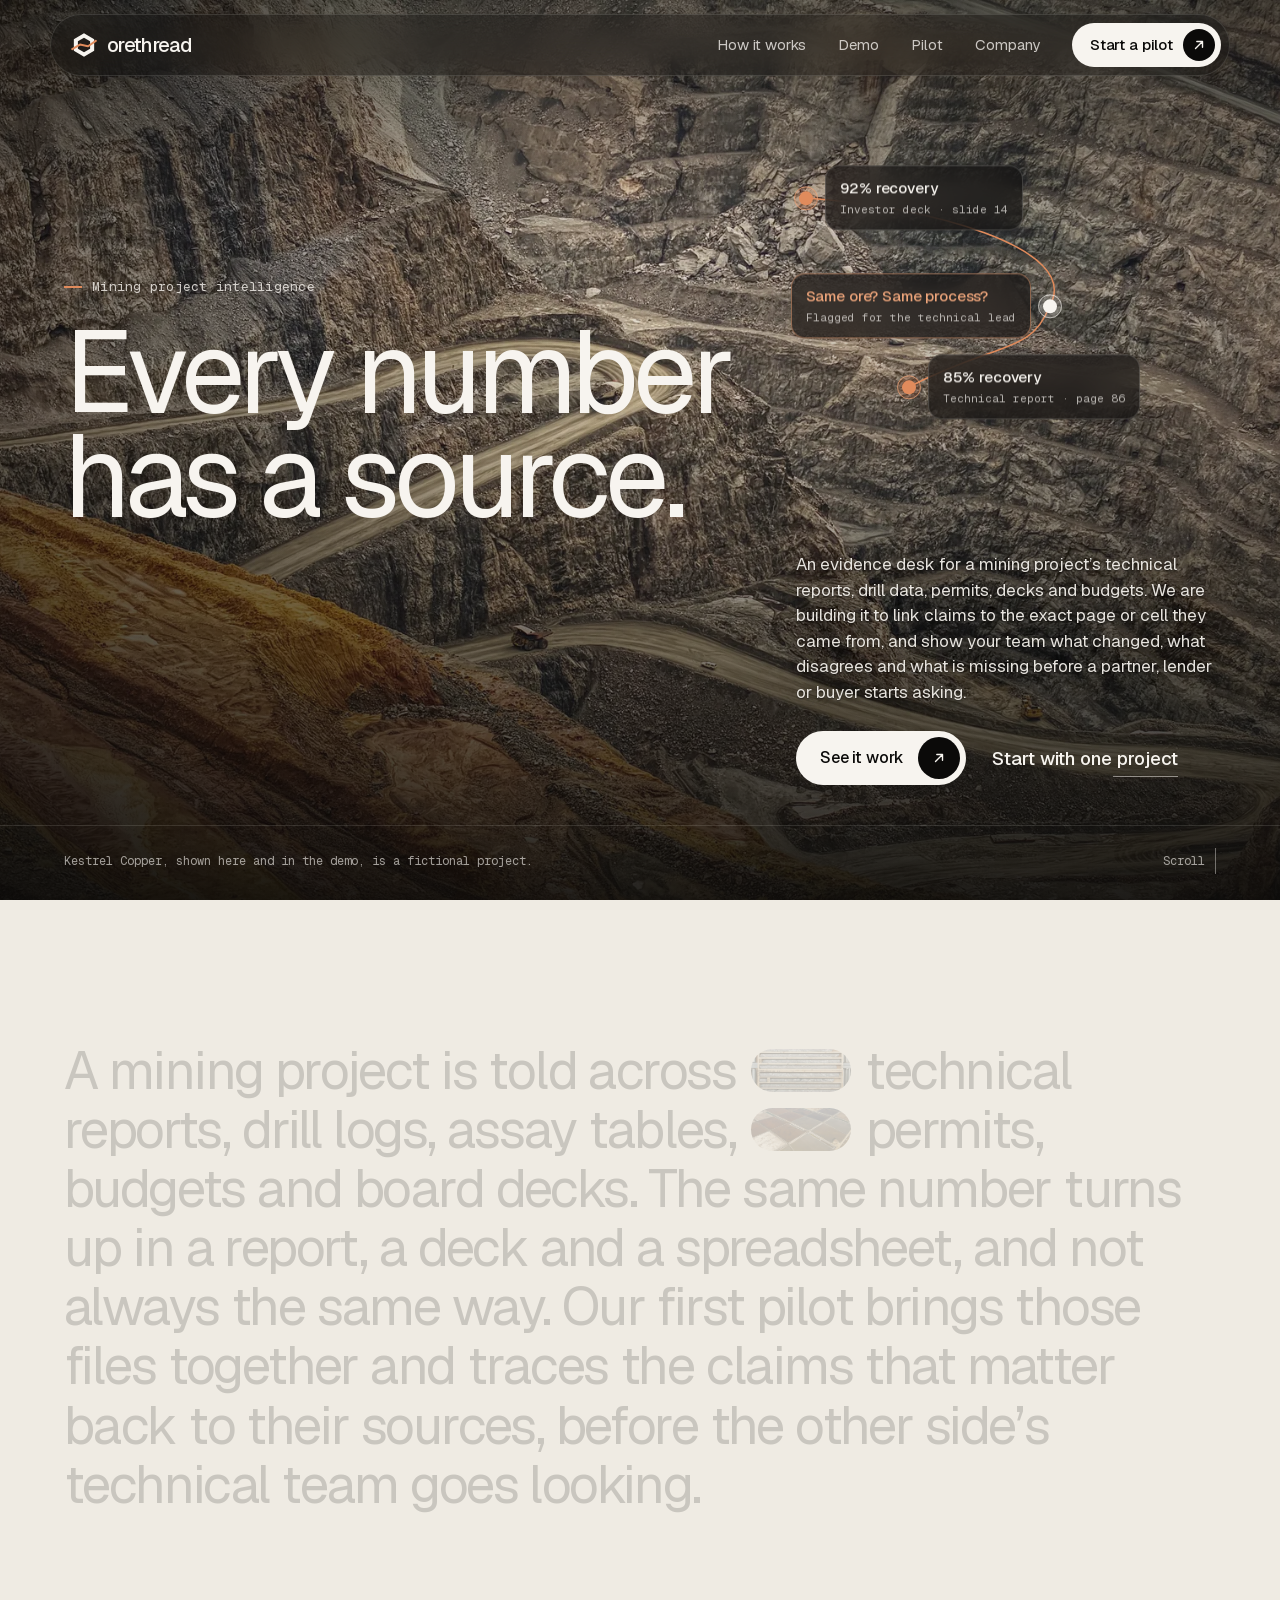
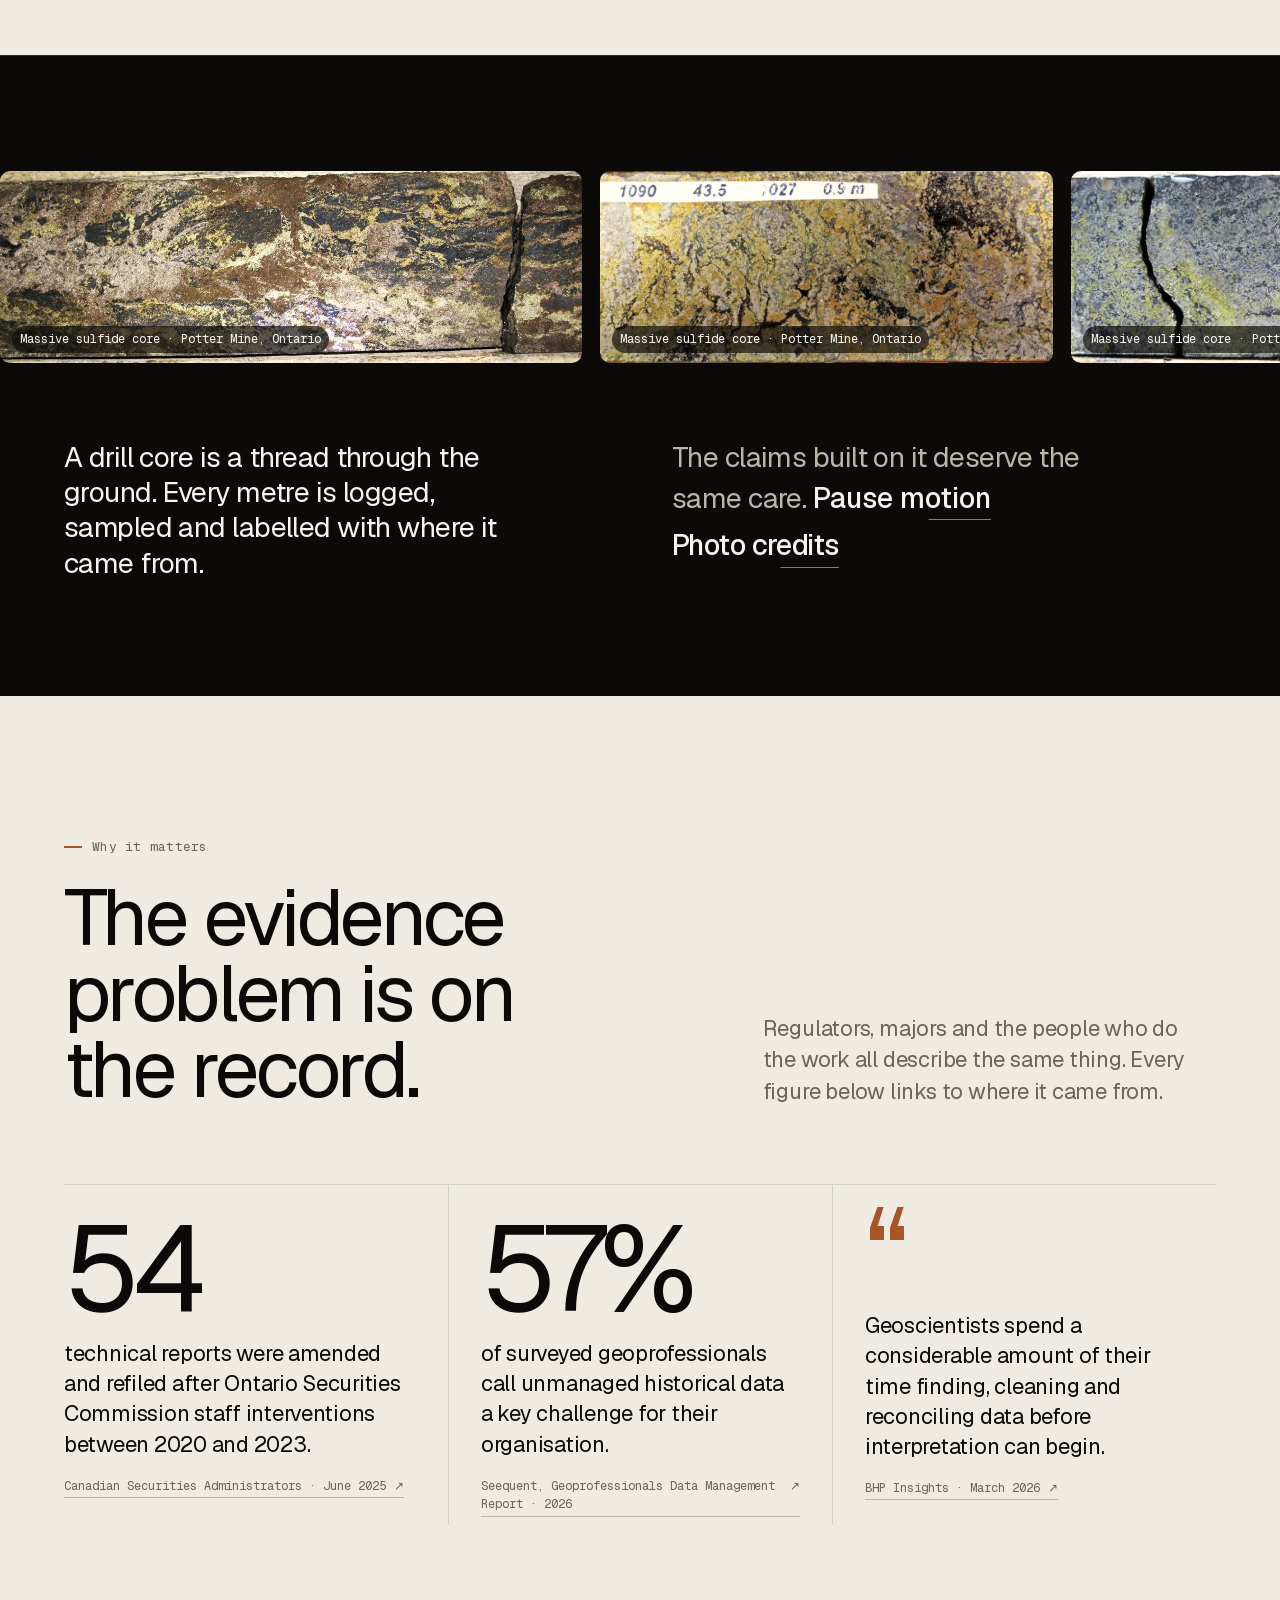
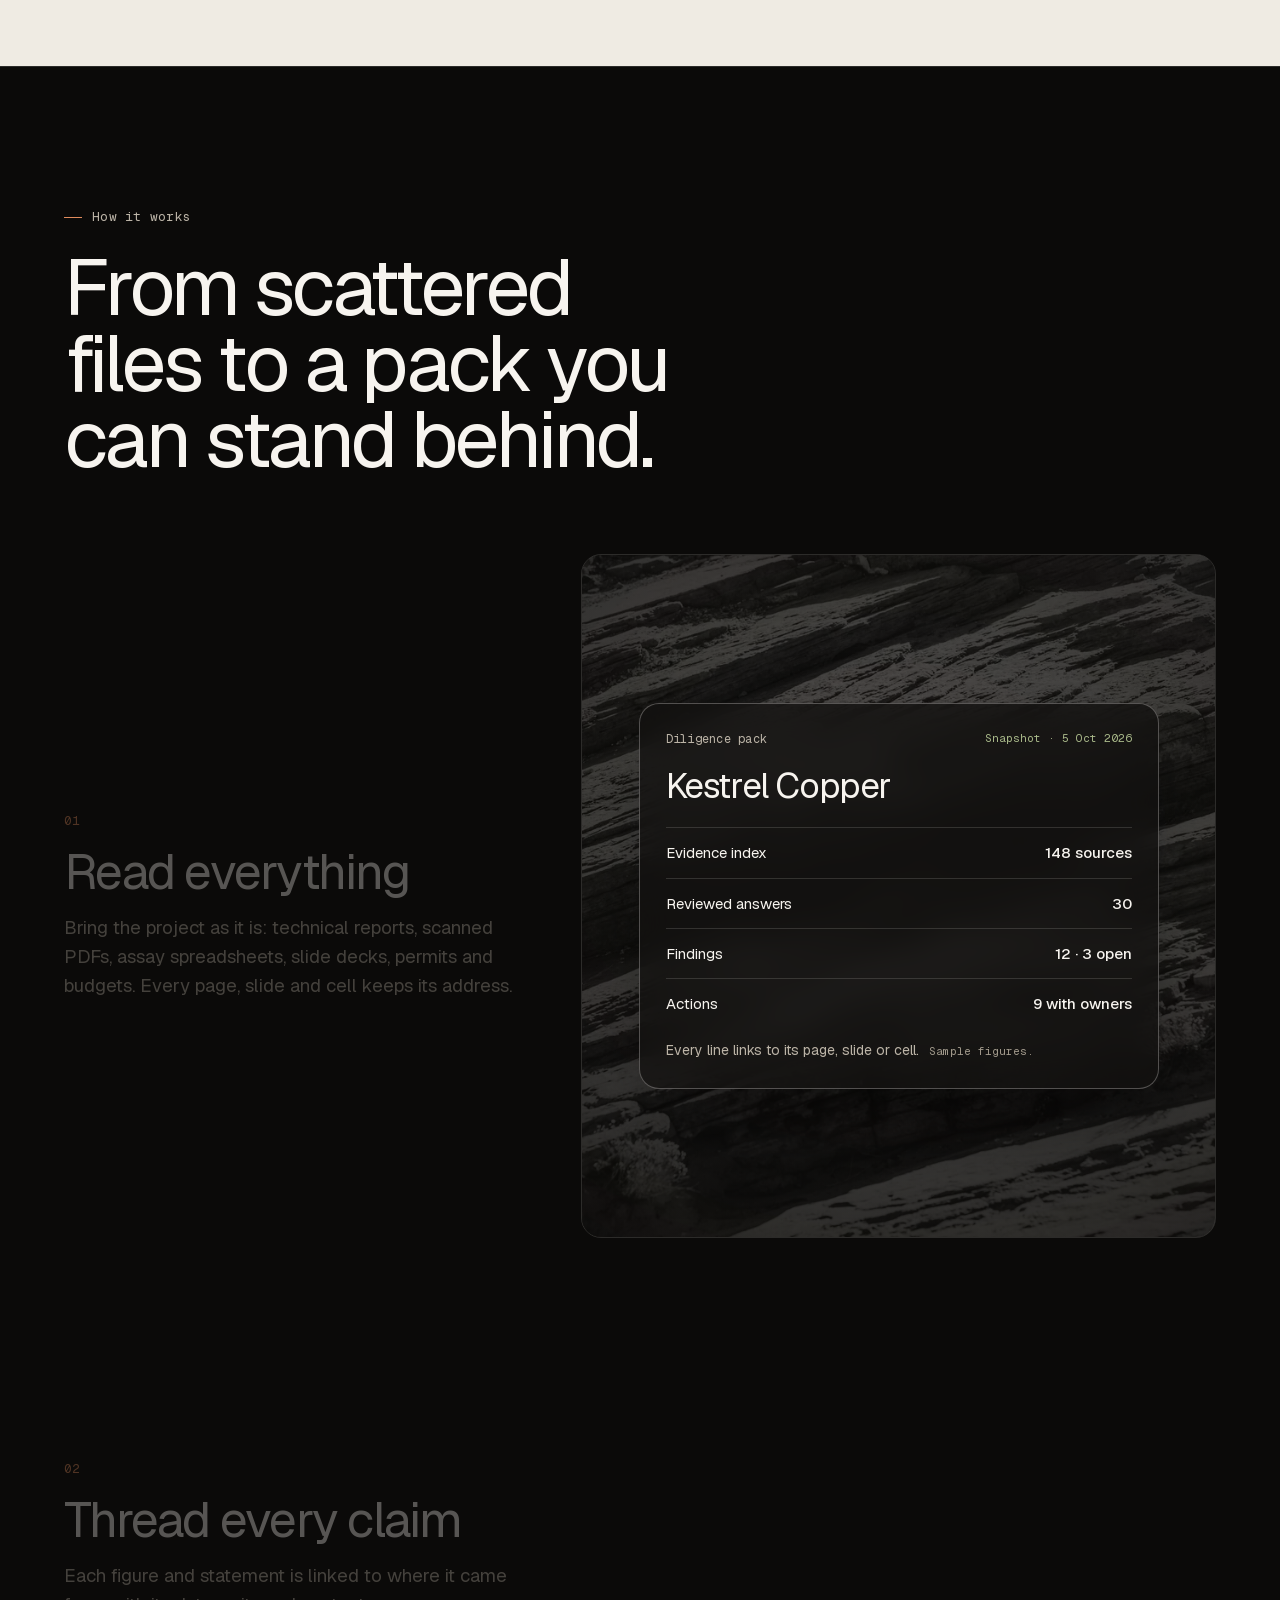
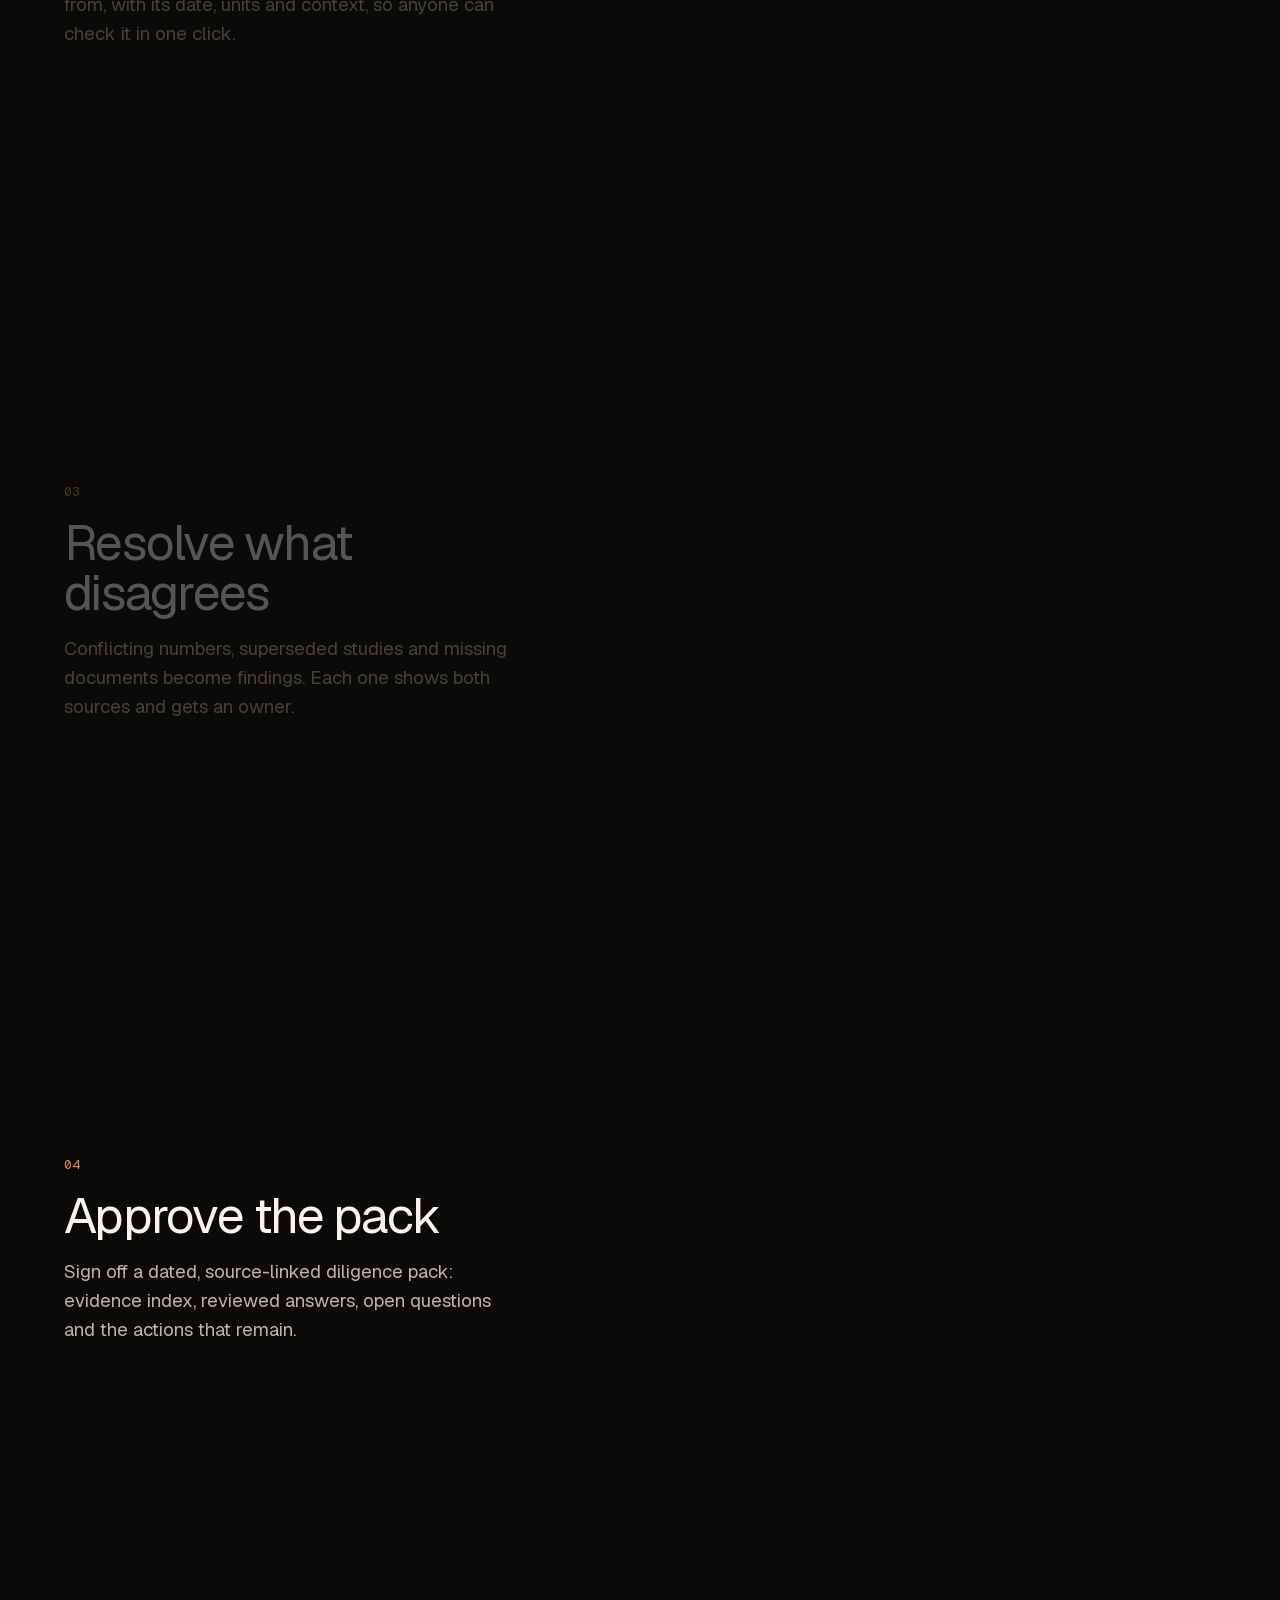
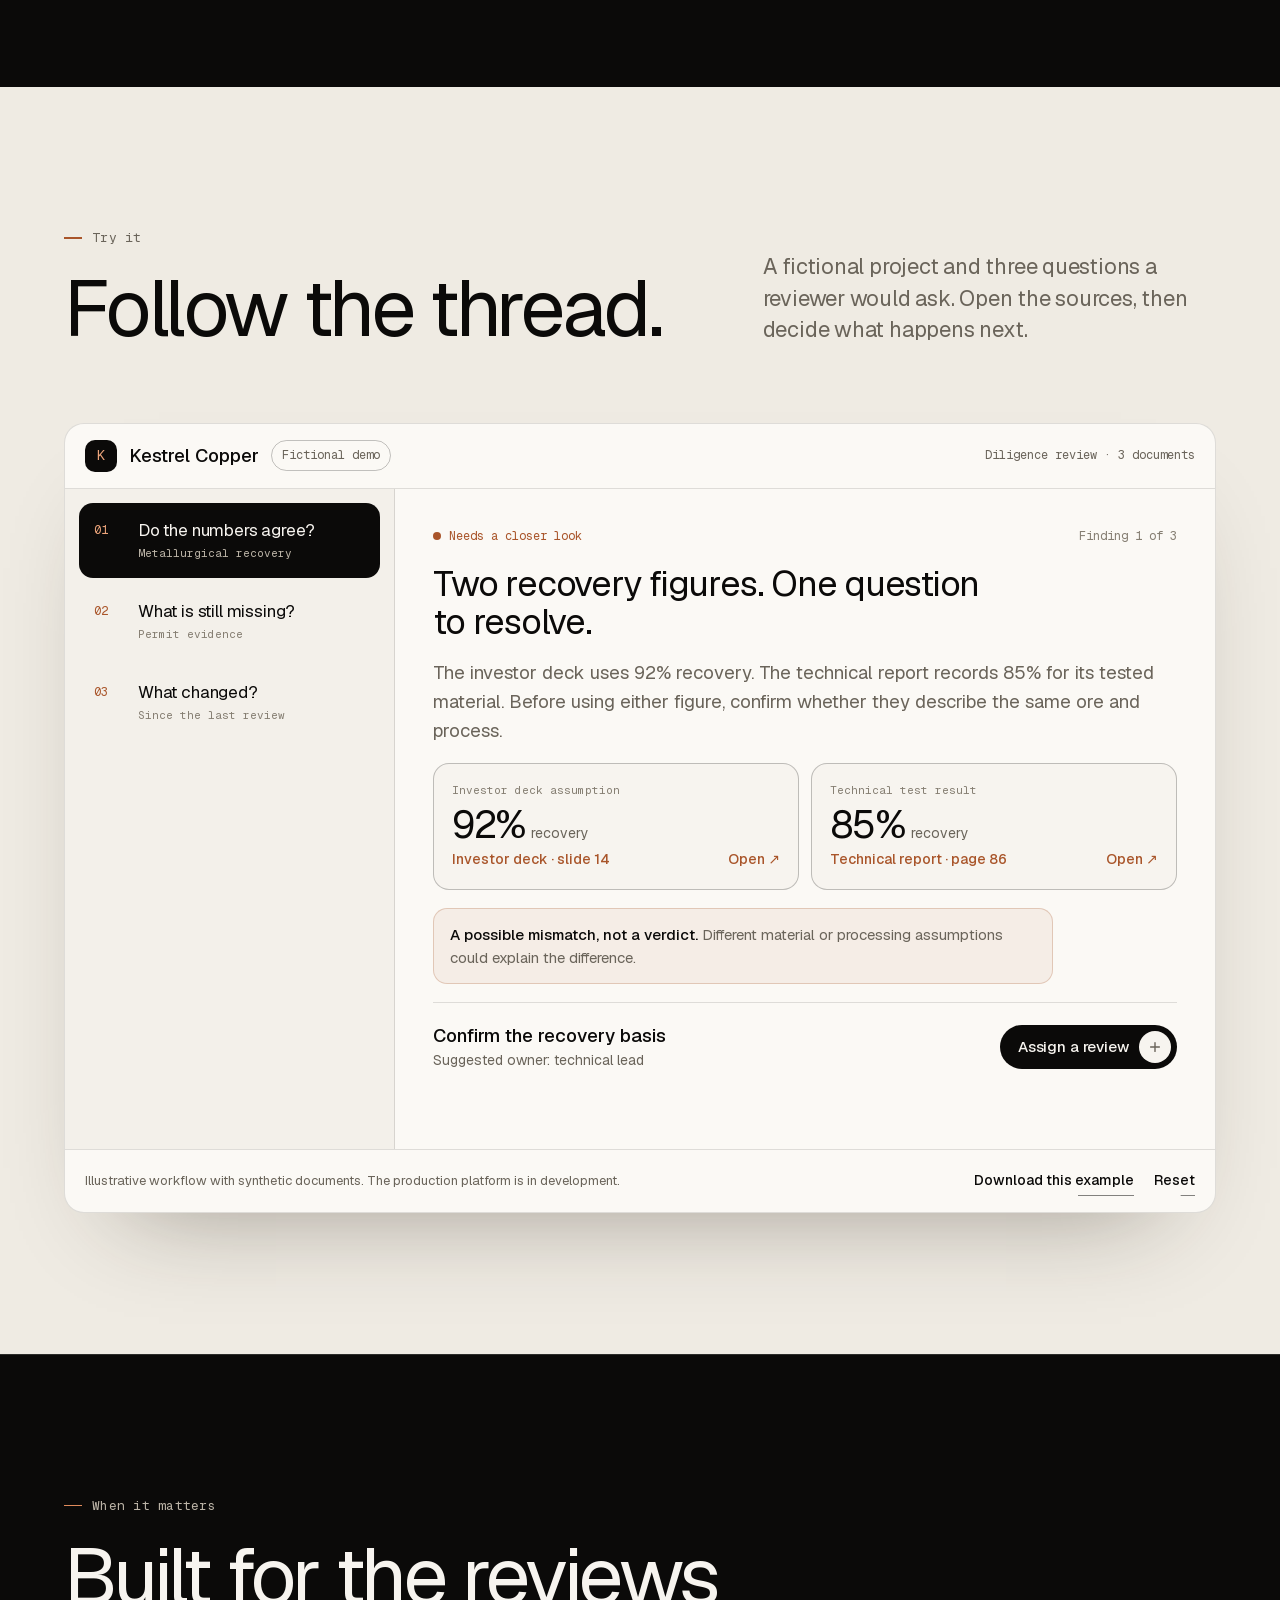
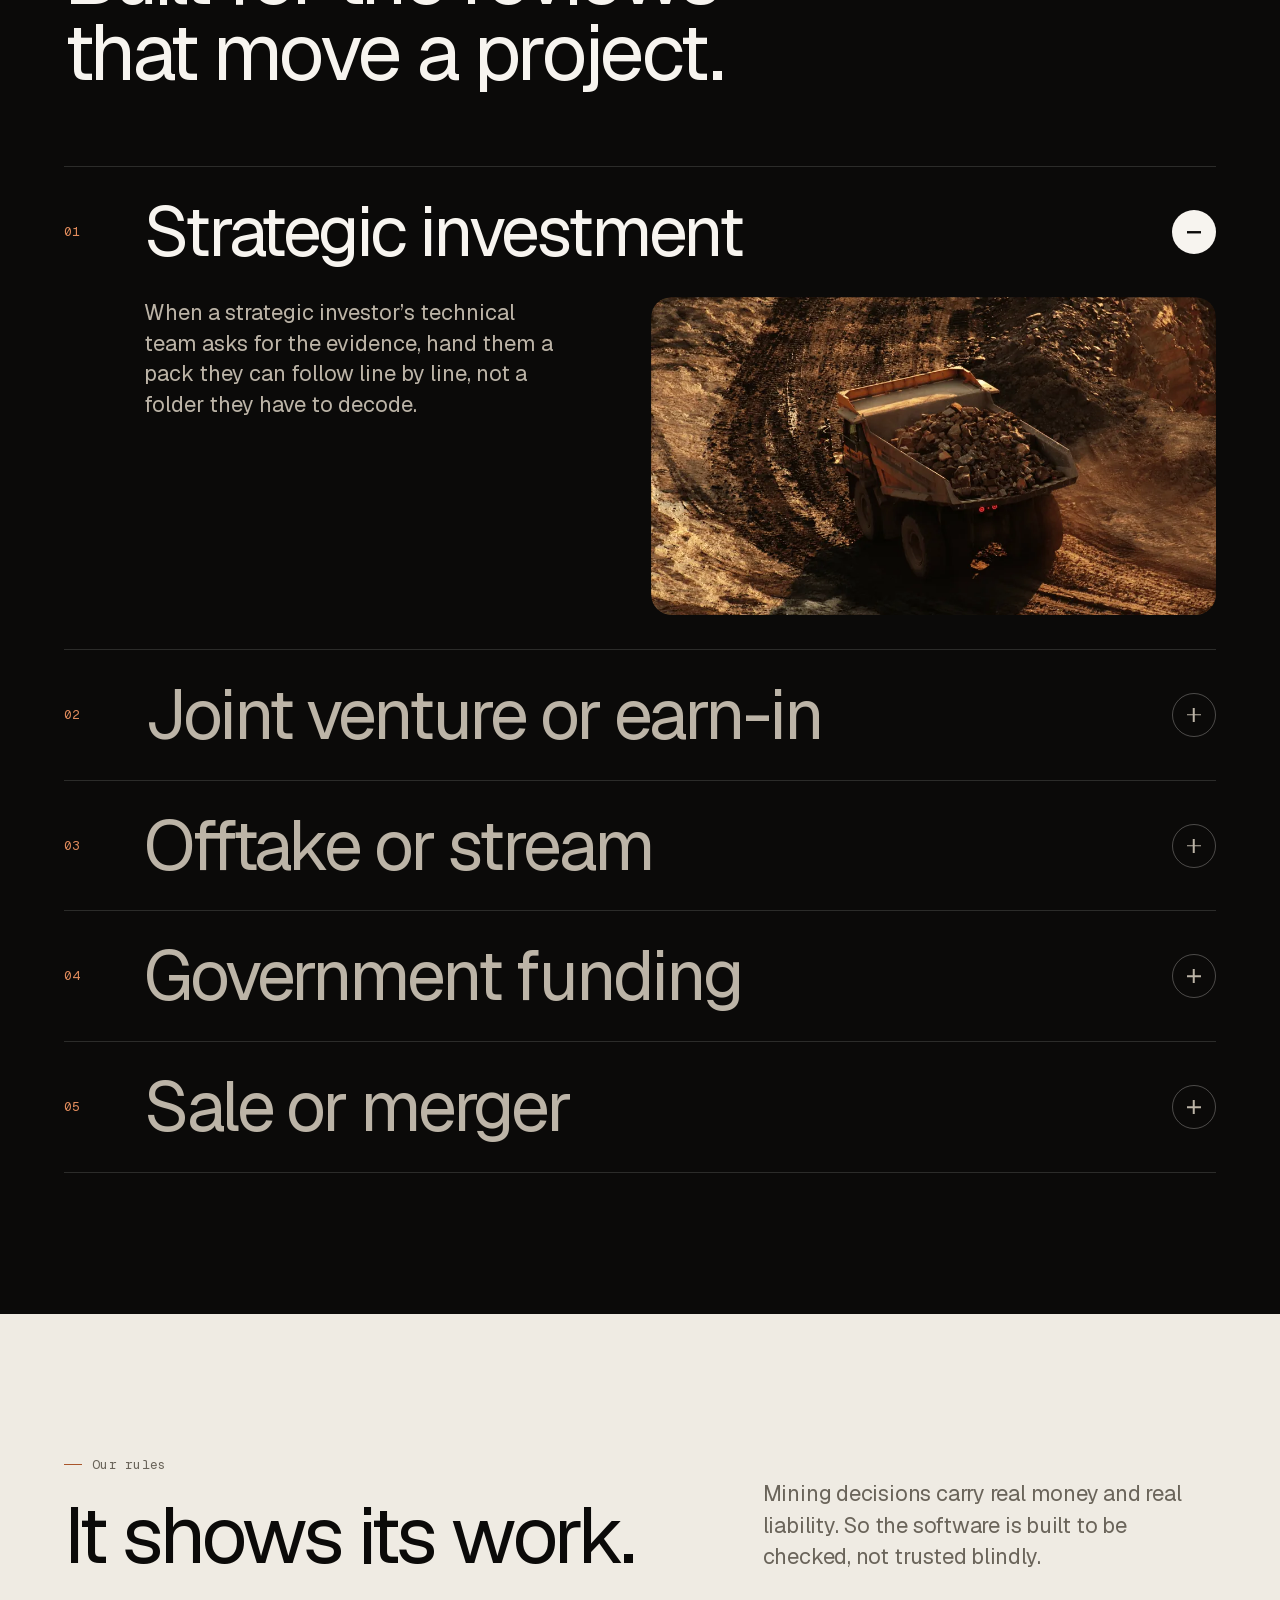
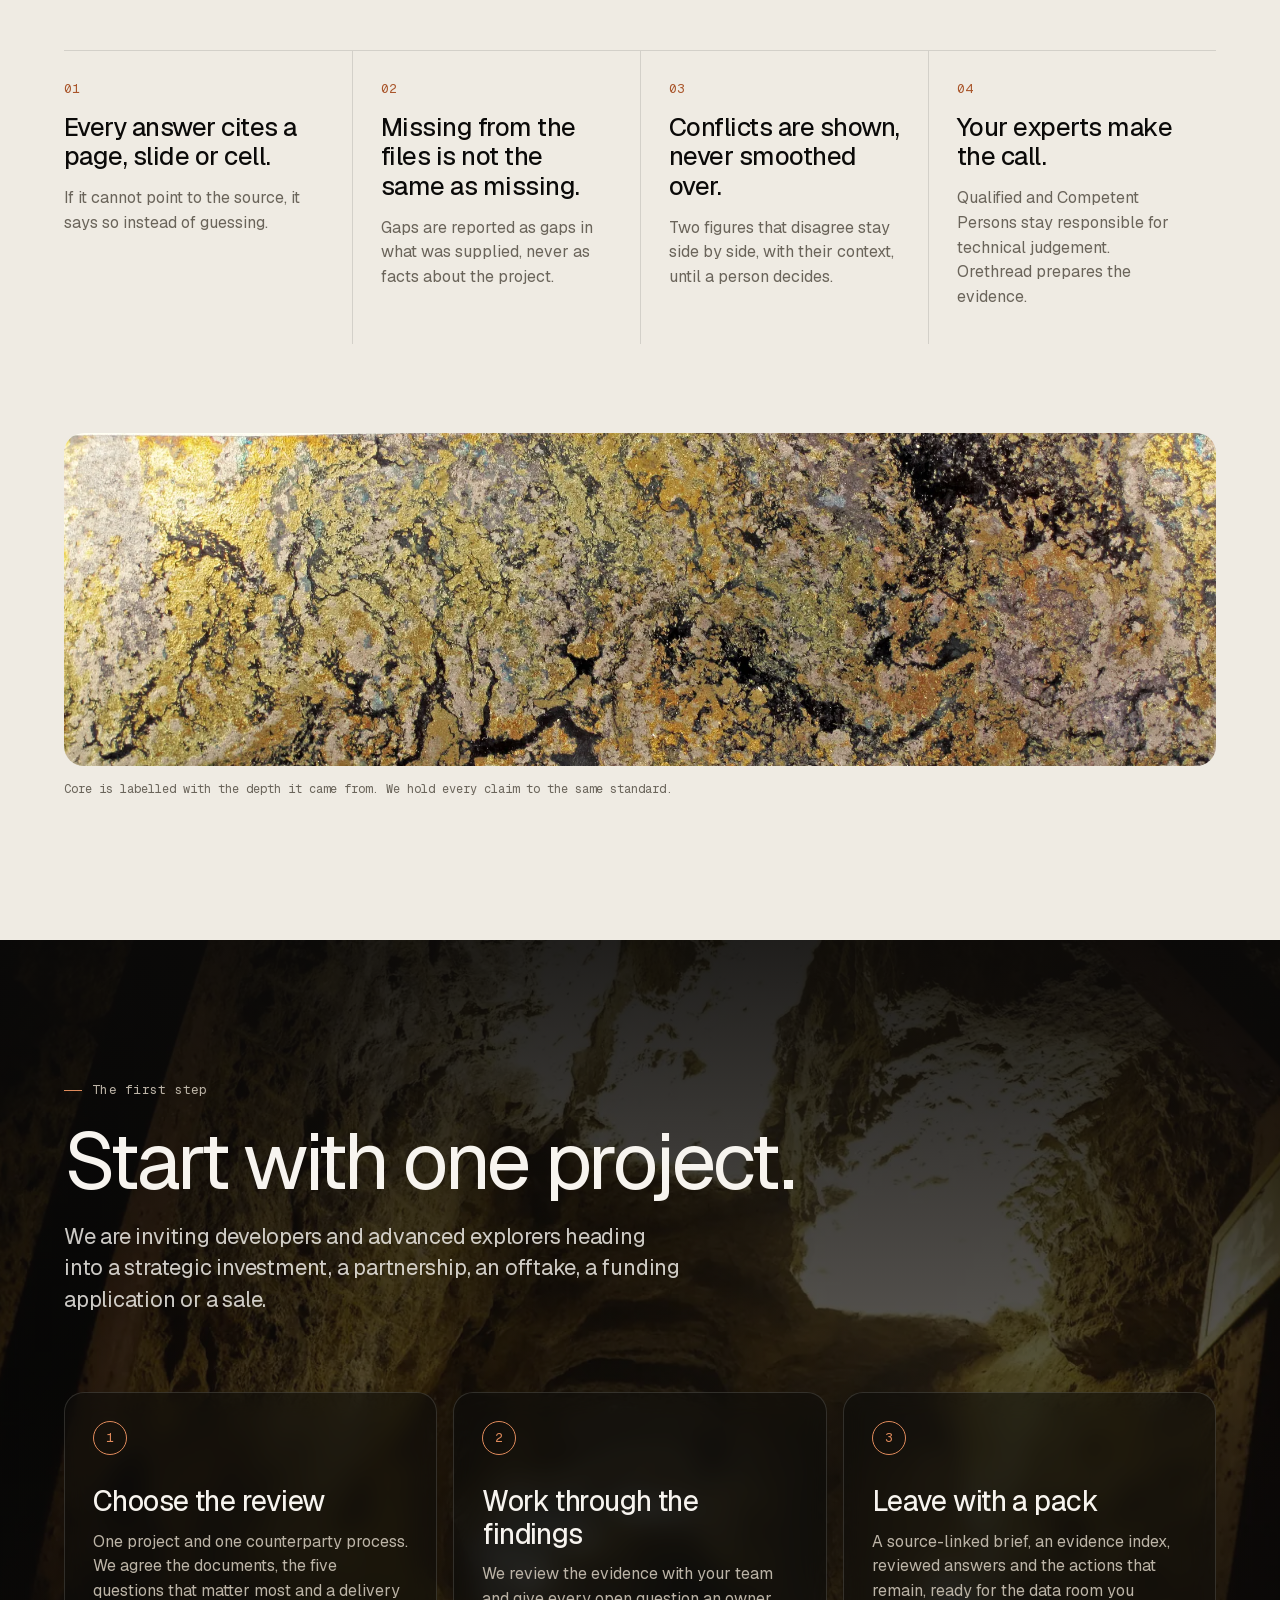
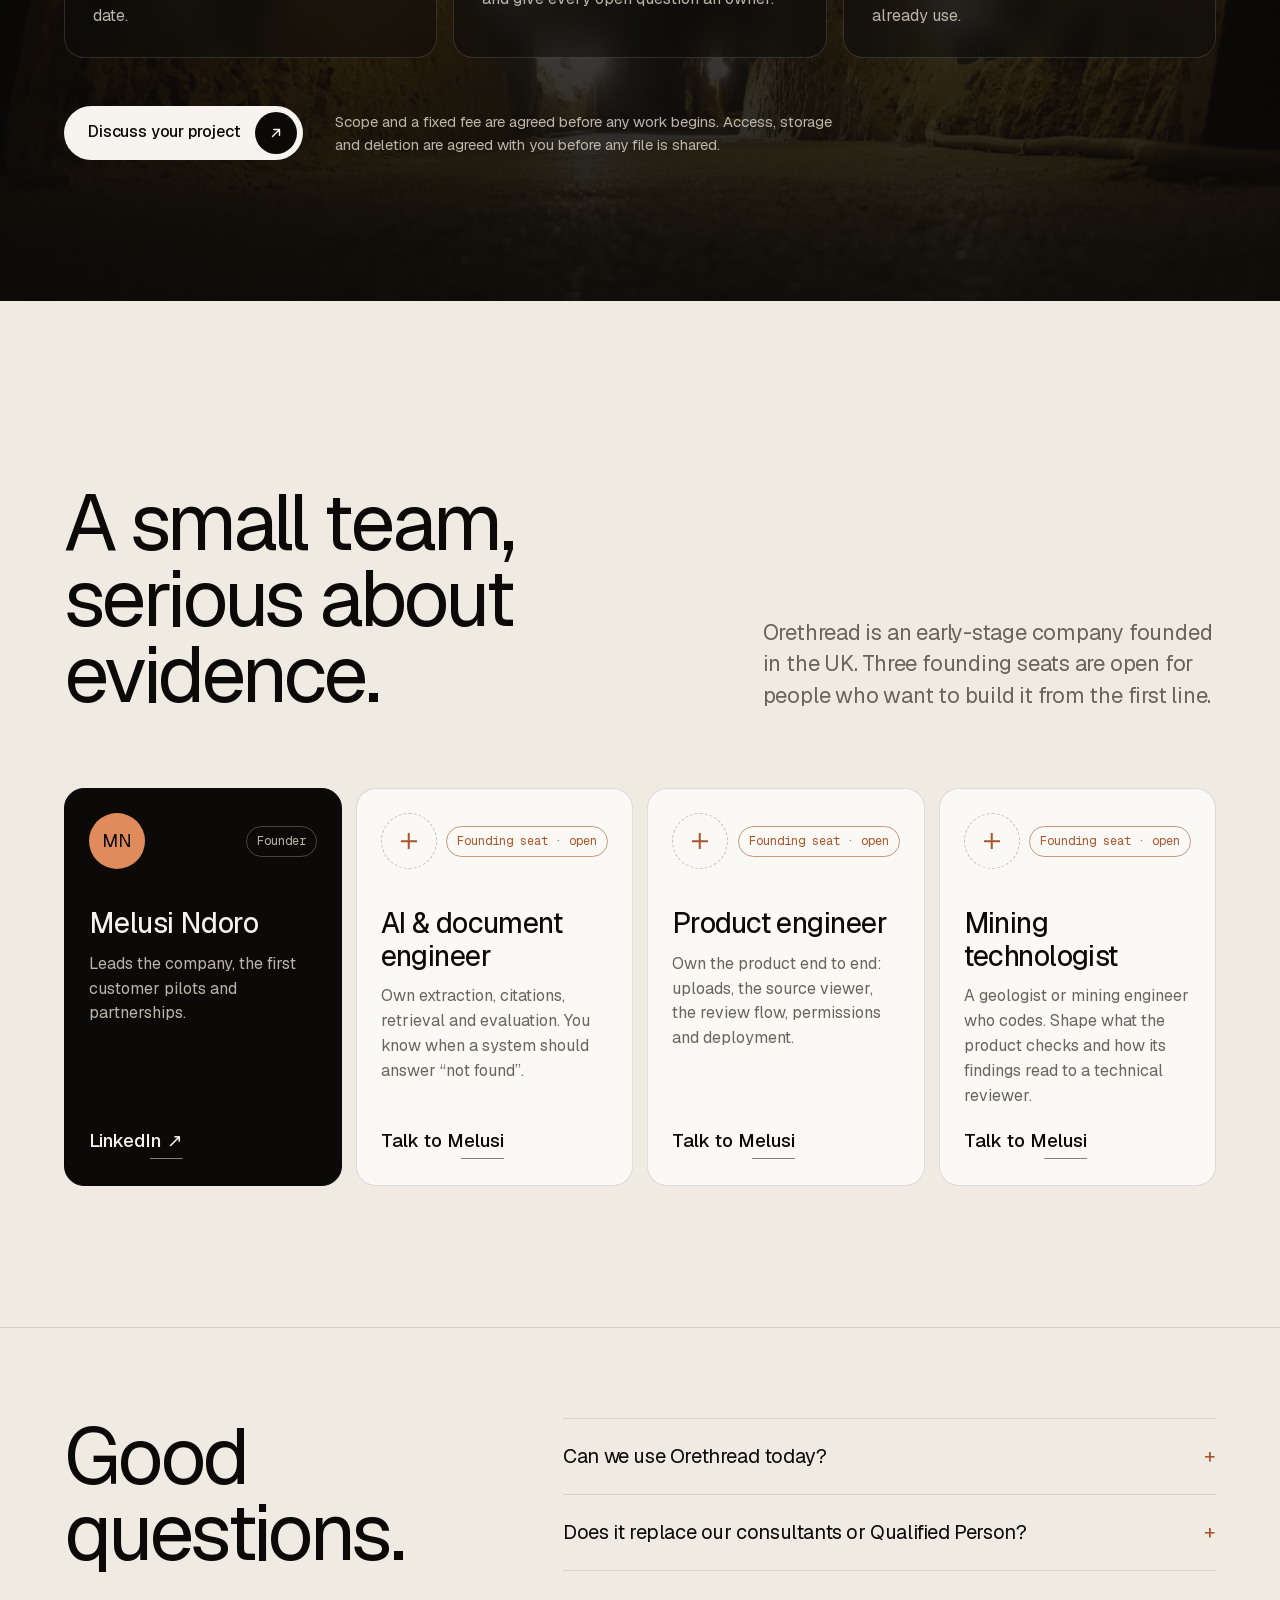
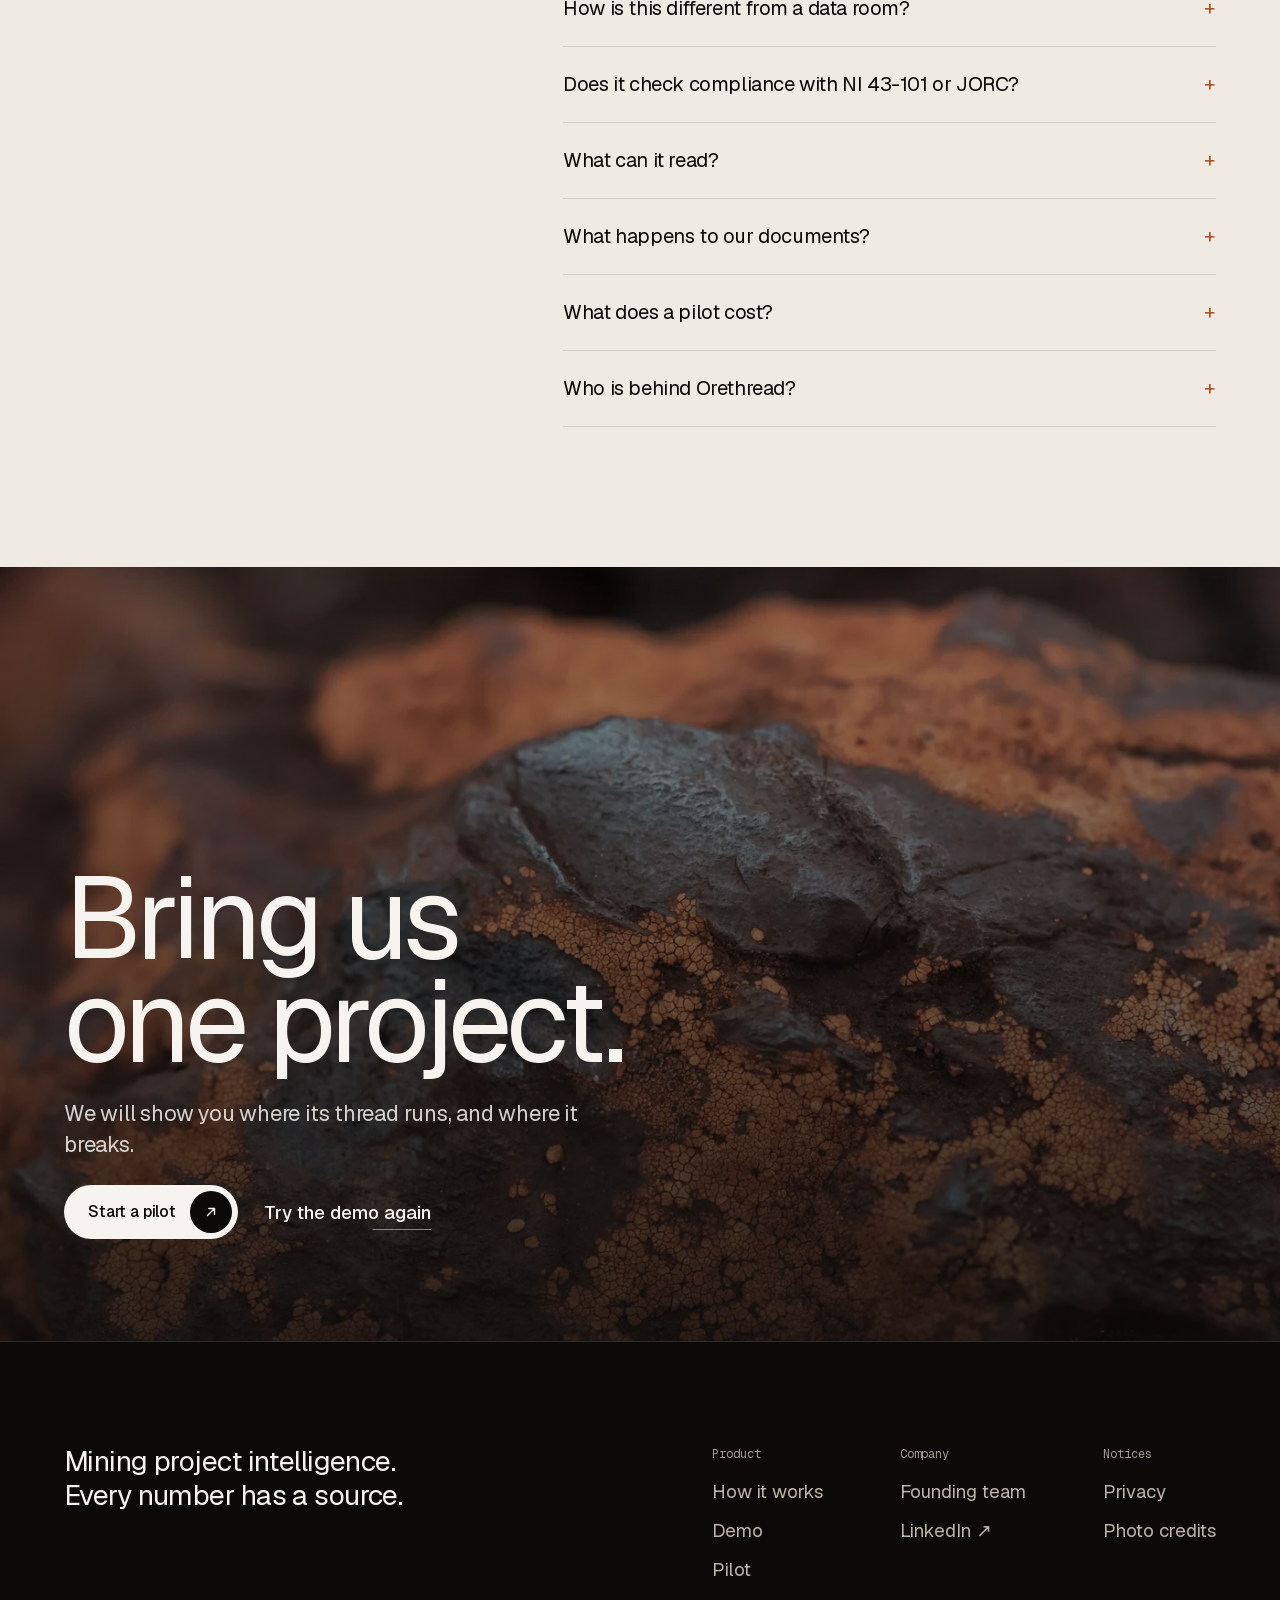
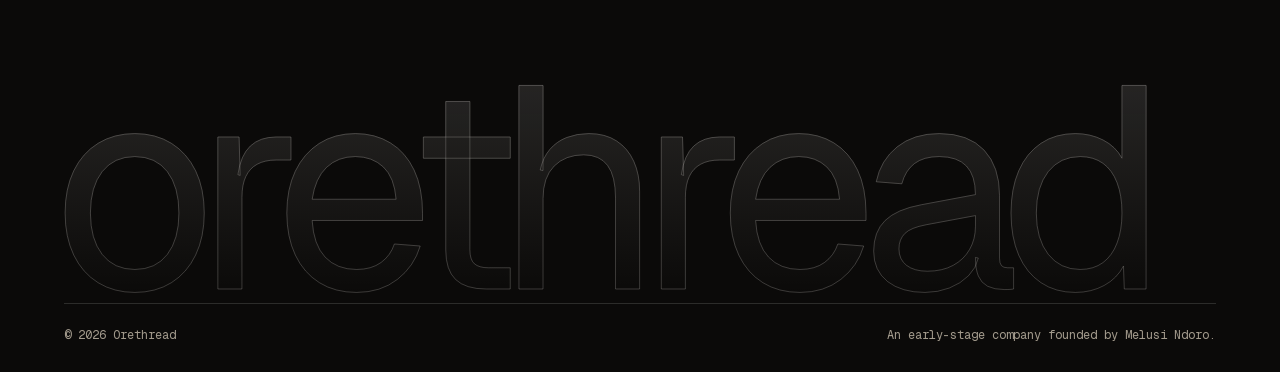
<file: index.html>
<!doctype html>
<html lang="en" class="no-js">
<head>
  <meta charset="utf-8">
  <meta name="viewport" content="width=device-width,initial-scale=1,viewport-fit=cover">
  <title>Orethread · Every number has a source</title>
  <meta name="description" content="Orethread is building an evidence desk for mining project reviews. Explore the source-linked demonstration and discuss an assisted pilot.">
  <meta name="theme-color" content="#0b0a09">
  <meta property="og:title" content="Orethread · Every number has a source">
  <meta property="og:description" content="Mining project intelligence. Every claim threaded back to the page, slide or cell it came from.">
  <meta property="og:type" content="website">
  <meta property="og:url" content="https://theshumba.github.io/orethread-site/">
  <meta property="og:image" content="https://theshumba.github.io/orethread-site/assets/og.jpg">
  <meta name="twitter:card" content="summary_large_image">
  <link rel="icon" href="assets/mark.svg" type="image/svg+xml">
  <link rel="preload" href="assets/fonts/geist-latin.woff2" as="font" type="font/woff2" crossorigin>
  <link rel="preload" as="image" href="assets/img/pit-1600.webp" imagesrcset="assets/img/pit-960.webp 960w, assets/img/pit-1600.webp 1600w, assets/img/pit-2400.webp 2400w" imagesizes="100vw">
  <link rel="stylesheet" href="style.css">
  <script src="app.js" defer></script>
</head>
<body>
<a href="#main" class="skip">Skip to content</a>

<header class="nav" id="nav">
  <div class="nav-pill">
    <a class="brand" href="#top" aria-label="Orethread home">
      <svg class="brand-mark" viewBox="0 0 64 64" aria-hidden="true"><path class="mark-ore" d="M32 3 57 18v28L32 61 7 46V18Zm0 11L17 23v18l15 9 15-9V23Z"/><path class="mark-thread" d="M3 42 22 31l20 4 19-13"/></svg>
      <span>orethread</span>
    </a>
    <nav class="nav-links" aria-label="Main">
      <a href="#how">How it works</a>
      <a href="#demo">Demo</a>
      <a href="#pilot">Pilot</a>
      <a href="#company">Company</a>
    </nav>
    <button class="btn btn-small nav-cta" type="button" data-enquire="pilot">Start a pilot<span class="btn-arrow" aria-hidden="true"><svg viewBox="0 0 16 16"><path d="M4 12 12 4M5.5 4H12v6.5"/></svg></span></button>
    <button class="burger" type="button" aria-expanded="false" aria-controls="mobile-menu" aria-label="Open menu"><span></span><span></span></button>
  </div>
  <div class="mobile-menu" id="mobile-menu" hidden>
    <a href="#how">How it works</a>
    <a href="#demo">Demo</a>
    <a href="#pilot">Pilot</a>
    <a href="#company">Company</a>
    <button class="btn" type="button" data-enquire="pilot">Start a pilot<span class="btn-arrow" aria-hidden="true"><svg viewBox="0 0 16 16"><path d="M4 12 12 4M5.5 4H12v6.5"/></svg></span></button>
  </div>
</header>

<div class="rail" aria-hidden="true"><span class="rail-fill" id="rail-fill"></span></div>

<main id="main">

<section class="hero" data-theme="dark" id="top">
  <div class="hero-media">
    <img src="assets/img/pit-1600.webp" srcset="assets/img/pit-960.webp 960w, assets/img/pit-1600.webp 1600w, assets/img/pit-2400.webp 2400w" sizes="100vw" alt="Aerial view of an open-pit mine, its haul roads curving down through terraced benches" fetchpriority="high">
  </div>
  <div class="hero-shade" aria-hidden="true"></div>

  <div class="hero-pins" id="hero-pins" aria-hidden="true">
    <svg class="hero-thread" id="hero-thread"><path id="hero-thread-path"/></svg>
    <div class="pin" data-pin="a"><span class="pin-dot"></span><span class="pin-card"><b>92% recovery</b><small>Investor deck · slide 14</small></span></div>
    <div class="pin" data-pin="b"><span class="pin-dot"></span><span class="pin-card"><b>85% recovery</b><small>Technical report · page 86</small></span></div>
    <div class="pin pin-finding" data-pin="c"><span class="pin-dot"></span><span class="pin-card"><b>Same ore? Same process?</b><small>Flagged for the technical lead</small></span></div>
  </div>

  <div class="hero-content wrap">
    <p class="eyebrow reveal">Mining project intelligence</p>
    <h1 class="hero-title"><span class="line"><span>Every number</span></span><span class="line"><span>has a source.</span></span></h1>
    <div class="hero-side reveal" style="--d:3">
      <p>An evidence desk for a mining project’s technical reports, drill data, permits, decks and budgets. We are building it to link claims to the exact page or cell they came from, and show your team what changed, what disagrees and what is missing before a partner, lender or buyer starts asking.</p>
      <div class="actions">
        <a class="btn" href="#demo">See it work<span class="btn-arrow" aria-hidden="true"><svg viewBox="0 0 16 16"><path d="M4 12 12 4M5.5 4H12v6.5"/></svg></span></a>
        <button class="link" type="button" data-enquire="pilot">Start with one project</button>
      </div>
    </div>
  </div>
  <p class="hero-foot wrap"><span>Kestrel Copper, shown here and in the demo, is a fictional project.</span><a href="#statement" class="scroll-cue">Scroll<span aria-hidden="true"></span></a></p>
</section>

<section class="statement" data-theme="light" id="statement">
  <div class="wrap">
    <p class="statement-text" id="statement-text">A mining project is told across <span class="inline-img" style="--img:url(assets/img/core-boxes-1200.webp)"></span> technical reports, drill logs, assay tables, <span class="inline-img" style="--img:url(assets/img/ponds-1000.webp)"></span> permits, budgets and board decks. The same number turns up in a report, a deck and a spreadsheet, and not always the same way. <em>Our first pilot brings those files together and traces the claims that matter back to their sources, before the other side’s technical team goes looking.</em></p>
  </div>
</section>

<section class="core" data-theme="dark" aria-label="Drill core">
  <div class="core-track" id="core-track">
    <figure class="core-piece"><img src="assets/img/core-strip-a-1100.webp" alt="" loading="lazy" width="1100" height="363"><figcaption>Massive sulfide core · Potter Mine, Ontario</figcaption></figure>
    <figure class="core-piece"><img src="assets/img/core-depth-1100.webp" alt="" loading="lazy" width="1100" height="466"><figcaption>Massive sulfide core · Potter Mine, Ontario</figcaption></figure>
    <figure class="core-piece"><img src="assets/img/core-strip-b-1100.webp" alt="" loading="lazy" width="1100" height="399"><figcaption>Massive sulfide core · Potter Mine, Ontario</figcaption></figure>
    <figure class="core-piece"><img src="assets/img/core-depth-2-1100.webp" alt="" loading="lazy" width="1100" height="448"><figcaption>Basaltic lapillistone core · Potter Mine, Ontario</figcaption></figure>
  </div>
  <div class="wrap core-copy">
    <p class="reveal">A drill core is a thread through the ground. Every metre is logged, sampled and labelled with where it came from.</p>
    <p class="reveal muted" style="--d:1">The claims built on it deserve the same care. <button type="button" class="link" id="pause-core" aria-pressed="false">Pause motion</button> <a class="link" href="credits.html">Photo credits</a></p>
  </div>
</section>

<section class="proof" data-theme="light" aria-labelledby="proof-title">
  <div class="wrap">
    <div class="section-head split">
      <div>
        <p class="eyebrow reveal">Why it matters</p>
        <h2 class="reveal" id="proof-title" style="--d:1">The evidence problem is on the record.</h2>
      </div>
      <p class="reveal lead" style="--d:2">Regulators, majors and the people who do the work all describe the same thing. Every figure below links to where it came from.</p>
    </div>
    <div class="proof-grid">
      <article class="fact reveal">
        <p class="fact-figure">54</p>
        <p class="fact-text">technical reports were amended and refiled after Ontario Securities Commission staff interventions between 2020 and 2023.</p>
        <a class="fact-source" href="https://www.osc.ca/sites/default/files/2025-06/csa_20250612_43-101_rfc-disclosure-mineral-projects.pdf" target="_blank" rel="noopener noreferrer">Canadian Securities Administrators · June 2025<span aria-hidden="true">↗</span></a>
      </article>
      <article class="fact reveal" style="--d:1">
        <p class="fact-figure">57%</p>
        <p class="fact-text">of surveyed geoprofessionals call unmanaged historical data a key challenge for their organisation.</p>
        <a class="fact-source" href="https://www.seequent.com/advancing-exploration-how-technology-innovation-is-powering-the-next-era-of-critical-mineral-discovery/" target="_blank" rel="noopener noreferrer">Seequent, Geoprofessionals Data Management Report · 2026<span aria-hidden="true">↗</span></a>
      </article>
      <article class="fact fact-quote reveal" style="--d:2">
        <p class="fact-figure" aria-hidden="true">“</p>
        <p class="fact-text">Geoscientists spend a considerable amount of their time finding, cleaning and reconciling data before interpretation can begin.</p>
        <a class="fact-source" href="https://www.bhp.com/news/bhp-insights/2026/03/from-discovery-to-decisions-data-ai-and-the-future-of-mining" target="_blank" rel="noopener noreferrer">BHP Insights · March 2026<span aria-hidden="true">↗</span></a>
      </article>
    </div>
  </div>
</section>

<section class="how" data-theme="dark" id="how">
  <div class="wrap">
    <div class="section-head">
      <p class="eyebrow reveal">How it works</p>
      <h2 class="reveal" style="--d:1">From scattered files to a pack you can stand behind.</h2>
    </div>
    <div class="how-grid">
      <ol class="steps">
        <li class="step" data-step="0">
          <span class="step-no">01</span>
          <h3>Read everything</h3>
          <p>Bring the project as it is: technical reports, scanned PDFs, assay spreadsheets, slide decks, permits and budgets. Every page, slide and cell keeps its address.</p>
        </li>
        <li class="step" data-step="1">
          <span class="step-no">02</span>
          <h3>Thread every claim</h3>
          <p>Each figure and statement is linked to where it came from, with its date, units and context, so anyone can check it in one click.</p>
        </li>
        <li class="step" data-step="2">
          <span class="step-no">03</span>
          <h3>Resolve what disagrees</h3>
          <p>Conflicting numbers, superseded studies and missing documents become findings. Each one shows both sources and gets an owner.</p>
        </li>
        <li class="step" data-step="3">
          <span class="step-no">04</span>
          <h3>Approve the pack</h3>
          <p>Sign off a dated, source-linked diligence pack: evidence index, reviewed answers, open questions and the actions that remain.</p>
        </li>
      </ol>
      <div class="stage" aria-hidden="true">
        <div class="stage-bg"><img src="assets/img/strata-1200.webp" alt="" loading="lazy"></div>
        <div class="visual is-active" data-visual="0">
          <div class="files">
            <div class="file"><span class="file-type">PDF</span><span class="file-name">Kestrel technical report<small>412 pages · searchable</small></span><span class="file-state ok">Read</span></div>
            <div class="file"><span class="file-type">XLSX</span><span class="file-name">Assays 2026 Q2<small>3 sheets · 18,240 rows</small></span><span class="file-state ok">Read</span></div>
            <div class="file"><span class="file-type">PPTX</span><span class="file-name">Investor deck, September<small>32 slides</small></span><span class="file-state ok">Read</span></div>
            <div class="file"><span class="file-type">PDF</span><span class="file-name">Water use application<small>Scanned · 38 pages</small></span><span class="file-state warn">Page 17 unreadable</span></div>
            <div class="file"><span class="file-type">XLSX</span><span class="file-name">Programme budget<small>Summary and notes</small></span><span class="file-state ok">Read</span></div>
          </div>
        </div>
        <div class="visual" data-visual="1">
          <div class="claim-card">
            <p class="mono-label">Claim</p>
            <p class="claim-value">85% <span>copper recovery</span></p>
            <div class="claim-thread"><span></span></div>
            <div class="claim-source">
              <p class="mono-label">Source</p>
              <p><b>Kestrel technical report</b><br>PDF page 86 · printed page 78</p>
              <p class="quote">“The composite sample returned 85% recovery under the tested bench-scale conditions.”</p>
              <div class="chips"><span>Effective 30 Jun 2026</span><span>Bench-scale test</span><span>Composite sample</span></div>
            </div>
          </div>
        </div>
        <div class="visual" data-visual="2">
          <div class="finding-card">
            <p class="mono-label attention">Possible conflict</p>
            <div class="finding-pair">
              <div><b>92%</b><span>Investor deck · slide 14</span><small>Planning assumption</small></div>
              <div><b>85%</b><span>Technical report · p. 86</span><small>Bench-scale test result</small></div>
            </div>
            <p class="finding-note">Not a verdict. The figures may describe different ore or a different process.</p>
            <div class="finding-owner"><span class="avatar">TL</span><span>Confirm the recovery basis<small>Owner: technical lead · due 14 Oct</small></span></div>
          </div>
        </div>
        <div class="visual" data-visual="3">
          <div class="pack-card">
            <div class="pack-head"><span class="mono-label">Diligence pack</span><span class="pack-date">Snapshot · 5 Oct 2026</span></div>
            <p class="pack-title">Kestrel Copper</p>
            <ul class="pack-rows">
              <li><span>Evidence index</span><b>148 sources</b></li>
              <li><span>Reviewed answers</span><b>30</b></li>
              <li><span>Findings</span><b>12 · 3 open</b></li>
              <li><span>Actions</span><b>9 with owners</b></li>
            </ul>
            <p class="pack-foot">Every line links to its page, slide or cell. <span>Sample figures.</span></p>
          </div>
        </div>
      </div>
    </div>
  </div>
</section>

<section class="demo" data-theme="light" id="demo">
  <div class="wrap">
    <div class="section-head split">
      <div>
        <p class="eyebrow reveal">Try it</p>
        <h2 class="reveal" style="--d:1">Follow the thread.</h2>
      </div>
      <p class="reveal lead" style="--d:2">A fictional project and three questions a reviewer would ask. Open the sources, then decide what happens next.</p>
    </div>

    <div class="bench reveal" style="--d:2">
      <div class="bench-top">
        <div class="bench-project"><span class="bench-icon" aria-hidden="true">K</span><b>Kestrel Copper</b><span class="tag">Fictional demo</span></div>
        <span class="bench-status">Diligence review · 3 documents</span>
      </div>
      <div class="bench-body">
        <div class="questions" role="tablist" aria-label="Questions">
          <button class="question is-active" role="tab" aria-selected="true" data-scenario="recovery"><span class="q-no">01</span><span>Do the numbers agree?<small>Metallurgical recovery</small></span></button>
          <button class="question" role="tab" aria-selected="false" data-scenario="permit"><span class="q-no">02</span><span>What is still missing?<small>Permit evidence</small></span></button>
          <button class="question" role="tab" aria-selected="false" data-scenario="changes"><span class="q-no">03</span><span>What changed?<small>Since the last review</small></span></button>
        </div>
        <div class="answer" role="tabpanel" aria-live="polite">
          <div class="answer-top"><span class="status-label" id="finding-label"></span><span class="answer-count" id="finding-position"></span></div>
          <h3 id="answer-title"></h3>
          <p id="answer-copy"></p>
          <div class="evidence" id="evidence-grid"></div>
          <p class="answer-note" id="answer-note"></p>
          <div class="answer-action">
            <div><b id="action-title"></b><span id="action-detail"></span></div>
            <button class="btn btn-small" type="button" id="review-button"></button>
          </div>
          <p class="answer-done" id="review-confirmation" role="status"></p>
        </div>
      </div>
      <div class="bench-foot"><span>Illustrative workflow with synthetic documents. The production platform is in development.</span><span class="bench-foot-actions"><button class="link" type="button" id="download-example">Download this example</button><button class="link" type="button" id="reset-demo">Reset</button></span></div>
    </div>
  </div>
</section>

<section class="moments" data-theme="dark" id="moments">
  <div class="wrap">
    <div class="section-head">
      <p class="eyebrow reveal">When it matters</p>
      <h2 class="reveal" style="--d:1">Built for the reviews that move a project.</h2>
    </div>
    <div class="moment-list" id="moment-list">
      <div class="moment is-open">
        <button class="moment-head" type="button" aria-expanded="true" aria-controls="m1"><span class="moment-no">01</span><span class="moment-word">Strategic investment</span><span class="moment-plus" aria-hidden="true"></span></button>
        <div class="moment-body" id="m1"><div class="moment-inner"><p>When a strategic investor’s technical team asks for the evidence, hand them a pack they can follow line by line, not a folder they have to decode.</p><img src="assets/img/truck-1000.webp" srcset="assets/img/truck-1000.webp 1000w, assets/img/truck-1800.webp 1800w" sizes="(max-width: 810px) 100vw, 40vw" alt="A haul truck climbing a road inside an open-pit mine" loading="lazy"></div></div>
      </div>
      <div class="moment">
        <button class="moment-head" type="button" aria-expanded="false" aria-controls="m2"><span class="moment-no">02</span><span class="moment-word">Joint venture or earn-in</span><span class="moment-plus" aria-hidden="true"></span></button>
        <div class="moment-body" id="m2"><div class="moment-inner"><p>Show a partner exactly what supports each figure in the project story, and which questions are still open, before they find them.</p><img src="assets/img/core-boxes-1200.webp" srcset="assets/img/core-boxes-1200.webp 1200w, assets/img/core-boxes-2000.webp 2000w" sizes="(max-width: 810px) 100vw, 40vw" alt="Rows of drill core laid out in labelled core boxes" loading="lazy"></div></div>
      </div>
      <div class="moment">
        <button class="moment-head" type="button" aria-expanded="false" aria-controls="m3"><span class="moment-no">03</span><span class="moment-word">Offtake or stream</span><span class="moment-plus" aria-hidden="true"></span></button>
        <div class="moment-body" id="m3"><div class="moment-inner"><p>Give buyers and streaming companies a clear thread from every recovery and production assumption back to the testwork behind it.</p><img src="assets/img/ponds-1000.webp" srcset="assets/img/ponds-1000.webp 1000w, assets/img/ponds-1800.webp 1800w" sizes="(max-width: 810px) 100vw, 40vw" alt="Aerial view of rectangular evaporation ponds in a desert" loading="lazy"></div></div>
      </div>
      <div class="moment">
        <button class="moment-head" type="button" aria-expanded="false" aria-controls="m4"><span class="moment-no">04</span><span class="moment-word">Government funding</span><span class="moment-plus" aria-hidden="true"></span></button>
        <div class="moment-body" id="m4"><div class="moment-inner"><p>Critical-minerals programmes ask for evidence. Assemble it once, with every claim traced to its source and every gap given an owner.</p><img src="assets/img/core-library-1200.webp" srcset="assets/img/core-library-1200.webp 1200w, assets/img/core-library-2000.webp 2000w" sizes="(max-width: 810px) 100vw, 40vw" alt="A long aisle of shelves stacked with archived drill core boxes" loading="lazy"></div></div>
      </div>
      <div class="moment">
        <button class="moment-head" type="button" aria-expanded="false" aria-controls="m5"><span class="moment-no">05</span><span class="moment-word">Sale or merger</span><span class="moment-plus" aria-hidden="true"></span></button>
        <div class="moment-body" id="m5"><div class="moment-inner"><p>Know what a buyer’s diligence team will find in your files before they do, and walk in with the answers.</p><img src="assets/img/saltlake-1000.webp" srcset="assets/img/saltlake-1000.webp 1000w, assets/img/saltlake-1800.webp 1800w" sizes="(max-width: 810px) 100vw, 40vw" alt="Aerial view of a mineral lake with white salt flats and amber water" loading="lazy"></div></div>
      </div>
    </div>
  </div>
</section>

<section class="principles" data-theme="light">
  <div class="wrap">
    <div class="section-head split">
      <div>
        <p class="eyebrow reveal">Our rules</p>
        <h2 class="reveal" style="--d:1">It shows its work.</h2>
      </div>
      <p class="reveal lead" style="--d:2">Mining decisions carry real money and real liability. So the software is built to be checked, not trusted blindly.</p>
    </div>
    <div class="rules">
      <article class="rule reveal"><span class="rule-no">01</span><h3>Every answer cites a page, slide or cell.</h3><p>If it cannot point to the source, it says so instead of guessing.</p></article>
      <article class="rule reveal" style="--d:1"><span class="rule-no">02</span><h3>Missing from the files is not the same as missing.</h3><p>Gaps are reported as gaps in what was supplied, never as facts about the project.</p></article>
      <article class="rule reveal" style="--d:2"><span class="rule-no">03</span><h3>Conflicts are shown, never smoothed over.</h3><p>Two figures that disagree stay side by side, with their context, until a person decides.</p></article>
      <article class="rule reveal" style="--d:3"><span class="rule-no">04</span><h3>Your experts make the call.</h3><p>Qualified and Competent Persons stay responsible for technical judgement. Orethread prepares the evidence.</p></article>
    </div>
    <figure class="wide-figure reveal">
      <img src="assets/img/core-depth-1100.webp" srcset="assets/img/core-depth-1100.webp 1100w, assets/img/core-depth-2000.webp 2000w" sizes="100vw" alt="A length of drill core with its depth written beside it" loading="lazy">
      <figcaption>Core is labelled with the depth it came from. We hold every claim to the same standard.</figcaption>
    </figure>
  </div>
</section>

<section class="pilot" data-theme="dark" id="pilot">
  <div class="pilot-media" aria-hidden="true"><img src="assets/img/tunnel-1400.webp" srcset="assets/img/tunnel-900.webp 900w, assets/img/tunnel-1400.webp 1400w, assets/img/tunnel-2400.webp 2400w" sizes="100vw" alt="" loading="lazy"></div>
  <div class="wrap pilot-inner">
    <div class="section-head">
      <p class="eyebrow reveal">The first step</p>
      <h2 class="reveal" style="--d:1">Start with one project.</h2>
      <p class="reveal lead" style="--d:2">We are inviting developers and advanced explorers heading into a strategic investment, a partnership, an offtake, a funding application or a sale.</p>
    </div>
    <ol class="pilot-steps">
      <li class="reveal"><span>1</span><h3>Choose the review</h3><p>One project and one counterparty process. We agree the documents, the five questions that matter most and a delivery date.</p></li>
      <li class="reveal" style="--d:1"><span>2</span><h3>Work through the findings</h3><p>We review the evidence with your team and give every open question an owner.</p></li>
      <li class="reveal" style="--d:2"><span>3</span><h3>Leave with a pack</h3><p>A source-linked brief, an evidence index, reviewed answers and the actions that remain, ready for the data room you already use.</p></li>
    </ol>
    <div class="pilot-cta reveal">
      <button class="btn" type="button" data-enquire="pilot">Discuss your project<span class="btn-arrow" aria-hidden="true"><svg viewBox="0 0 16 16"><path d="M4 12 12 4M5.5 4H12v6.5"/></svg></span></button>
      <p>Scope and a fixed fee are agreed before any work begins. Access, storage and deletion are agreed with you before any file is shared.</p>
    </div>
  </div>
</section>

<section class="team" data-theme="light" id="company">
  <div class="wrap">
    <div class="section-head split">
      <div>
        <p class="eyebrow reveal">Company</p>
        <h2 class="reveal" style="--d:1">A small team, serious about evidence.</h2>
      </div>
      <p class="reveal lead" style="--d:2">Orethread is an early-stage company founded in the UK. Three founding seats are open for people who want to build it from the first line.</p>
    </div>
    <div class="people">
      <article class="person founder reveal">
        <div class="person-top"><span class="monogram">MN</span><span class="tag">Founder</span></div>
        <h3>Melusi Ndoro</h3>
        <p>Leads the company, the first customer pilots and partnerships.</p>
        <a class="link" href="https://www.linkedin.com/in/melusindoro" target="_blank" rel="noopener noreferrer">LinkedIn<span aria-hidden="true"> ↗</span></a>
      </article>
      <article class="person seat reveal" style="--d:1">
        <div class="person-top"><span class="seat-icon" aria-hidden="true"></span><span class="tag tag-open">Founding seat · open</span></div>
        <h3>AI &amp; document engineer</h3>
        <p>Own extraction, citations, retrieval and evaluation. You know when a system should answer “not found”.</p>
        <button class="link" type="button" data-enquire="ai">Talk to Melusi</button>
      </article>
      <article class="person seat reveal" style="--d:2">
        <div class="person-top"><span class="seat-icon" aria-hidden="true"></span><span class="tag tag-open">Founding seat · open</span></div>
        <h3>Product engineer</h3>
        <p>Own the product end to end: uploads, the source viewer, the review flow, permissions and deployment.</p>
        <button class="link" type="button" data-enquire="product">Talk to Melusi</button>
      </article>
      <article class="person seat reveal" style="--d:3">
        <div class="person-top"><span class="seat-icon" aria-hidden="true"></span><span class="tag tag-open">Founding seat · open</span></div>
        <h3>Mining technologist</h3>
        <p>A geologist or mining engineer who codes. Shape what the product checks and how its findings read to a technical reviewer.</p>
        <button class="link" type="button" data-enquire="mining">Talk to Melusi</button>
      </article>
    </div>
  </div>
</section>

<section class="faq" data-theme="light">
  <div class="wrap faq-grid">
    <h2 class="reveal">Good questions.</h2>
    <div class="faq-list">
      <details class="reveal"><summary>Can we use Orethread today?</summary><p>The demo on this page uses a fictional project. The platform is being built around paid pilots, so the first teams shape it with their real projects.</p></details>
      <details class="reveal"><summary>Does it replace our consultants or Qualified Person?</summary><p>No. Your team and advisers make the technical decisions. Orethread makes the evidence behind those decisions faster to find, compare and review.</p></details>
      <details class="reveal"><summary>How is this different from a data room?</summary><p>A data room stores and shares files. Orethread does the work before anything is shared: it reads the files, links each claim to its source and shows conflicts and gaps with owners. The finished pack then goes into whichever data room you already use.</p></details>
      <details class="reveal"><summary>Does it check compliance with NI 43-101 or JORC?</summary><p>No. It shows where your documents agree, disagree or lack support. Compliance decisions stay with your Qualified Person or Competent Person and your advisers.</p></details>
      <details class="reveal"><summary>What can it read?</summary><p>The pilot starts with PDFs, including scans, plus spreadsheets and slide decks. Maps can be stored and viewed inside documents; automated interpretation of maps and geological models is not part of the pilot.</p></details>
      <details class="reveal"><summary>What happens to our documents?</summary><p>Nothing is uploaded on this website. For a pilot, storage location, access and deletion are agreed in writing before any file is shared. Documents are treated as evidence, never as instructions to the software.</p></details>
      <details class="reveal"><summary>What does a pilot cost?</summary><p>A fixed fee, agreed once we have seen the size and condition of the document pack and the questions you need answered.</p></details>
      <details class="reveal"><summary>Who is behind Orethread?</summary><p>Orethread was founded by Melusi Ndoro in the UK and is building its founding team now. If that could be you, use the Company section above.</p></details>
    </div>
  </div>
</section>

<section class="closing" data-theme="dark">
  <div class="closing-media" aria-hidden="true"><img src="assets/img/ore-1400.webp" srcset="assets/img/ore-900.webp 900w, assets/img/ore-1400.webp 1400w, assets/img/ore-2400.webp 2400w" sizes="100vw" alt="" loading="lazy"></div>
  <div class="wrap closing-inner">
    <h2 class="reveal">Bring us one project.</h2>
    <p class="reveal lead" style="--d:1">We will show you where its thread runs, and where it breaks.</p>
    <div class="actions reveal" style="--d:2">
      <button class="btn" type="button" data-enquire="pilot">Start a pilot<span class="btn-arrow" aria-hidden="true"><svg viewBox="0 0 16 16"><path d="M4 12 12 4M5.5 4H12v6.5"/></svg></span></button>
      <a class="link" href="#demo">Try the demo again</a>
    </div>
  </div>
</section>

</main>

<footer class="footer" data-theme="dark">
  <div class="wrap">
    <div class="footer-top">
      <p class="footer-line">Mining project intelligence.<br>Every number has a source.</p>
      <nav class="footer-nav" aria-label="Footer">
        <div><p>Product</p><a href="#how">How it works</a><a href="#demo">Demo</a><a href="#pilot">Pilot</a></div>
        <div><p>Company</p><a href="#company">Founding team</a><a href="https://www.linkedin.com/in/melusindoro" target="_blank" rel="noopener noreferrer">LinkedIn ↗</a></div>
        <div><p>Notices</p><a href="privacy.html">Privacy</a><a href="credits.html">Photo credits</a></div>
      </nav>
    </div>
    <p class="footer-word" aria-hidden="true">orethread</p>
    <div class="footer-base"><span>© 2026 Orethread</span><span>An early-stage company founded by Melusi Ndoro.</span></div>
  </div>
</footer>

<dialog class="sheet" id="source-dialog" aria-labelledby="source-heading">
  <div class="sheet-top"><span class="mono-label" id="source-filename"></span><button class="icon-btn" type="button" data-close="source-dialog" aria-label="Close source"><svg viewBox="0 0 16 16"><path d="m4 4 8 8m0-8-8 8"/></svg></button></div>
  <article class="doc">
    <p class="doc-label">Fictional example document</p>
    <h2 id="source-heading"></h2>
    <p class="doc-date" id="source-date"></p>
    <div class="doc-body" id="source-content"></div>
    <p class="doc-foot" id="source-page"></p>
  </article>
</dialog>

<dialog class="modal" id="enquiry-dialog" aria-labelledby="enquiry-heading">
  <button class="icon-btn modal-close" type="button" data-close="enquiry-dialog" aria-label="Close"><svg viewBox="0 0 16 16"><path d="m4 4 8 8m0-8-8 8"/></svg></button>
  <p class="eyebrow">Start a conversation</p>
  <h2 id="enquiry-heading">What are you working on?</h2>
  <div class="segmented" role="radiogroup" aria-label="Reason for getting in touch">
    <button type="button" role="radio" aria-checked="true" data-topic="pilot">A pilot</button>
    <button type="button" role="radio" aria-checked="false" data-topic="seat">A founding seat</button>
    <button type="button" role="radio" aria-checked="false" data-topic="other">Something else</button>
  </div>
  <form id="enquiry-form" novalidate>
    <label>Your name<input name="name" autocomplete="name" required maxlength="120"></label>
    <label><span id="org-label">Company and project</span><input name="org" required maxlength="200"></label>
    <label><span id="message-label">What decision is coming up?</span><textarea name="message" rows="4" required maxlength="2000"></textarea></label>
    <p class="form-note">Nothing is sent from this website. We prepare your note, copy it and open Melusi’s LinkedIn so you can send it yourself.</p>
    <button class="btn" type="submit">Copy note and open LinkedIn<span class="btn-arrow" aria-hidden="true"><svg viewBox="0 0 16 16"><path d="M4 12 12 4M5.5 4H12v6.5"/></svg></span></button>
  </form>
  <div class="enquiry-done" id="enquiry-done" hidden>
    <p><b>Your note is ready.</b> Copy it below and paste it into a LinkedIn message to Melusi.</p>
    <textarea id="prepared-message" rows="7" readonly aria-label="Your prepared note"></textarea>
    <a class="btn btn-small" href="https://www.linkedin.com/in/melusindoro" target="_blank" rel="noopener noreferrer">Open LinkedIn again<span class="btn-arrow" aria-hidden="true"><svg viewBox="0 0 16 16"><path d="M4 12 12 4M5.5 4H12v6.5"/></svg></span></a>
  </div>
</dialog>

<div class="toast" id="toast" role="status" aria-live="polite"></div>
</body>
</html>
</file>
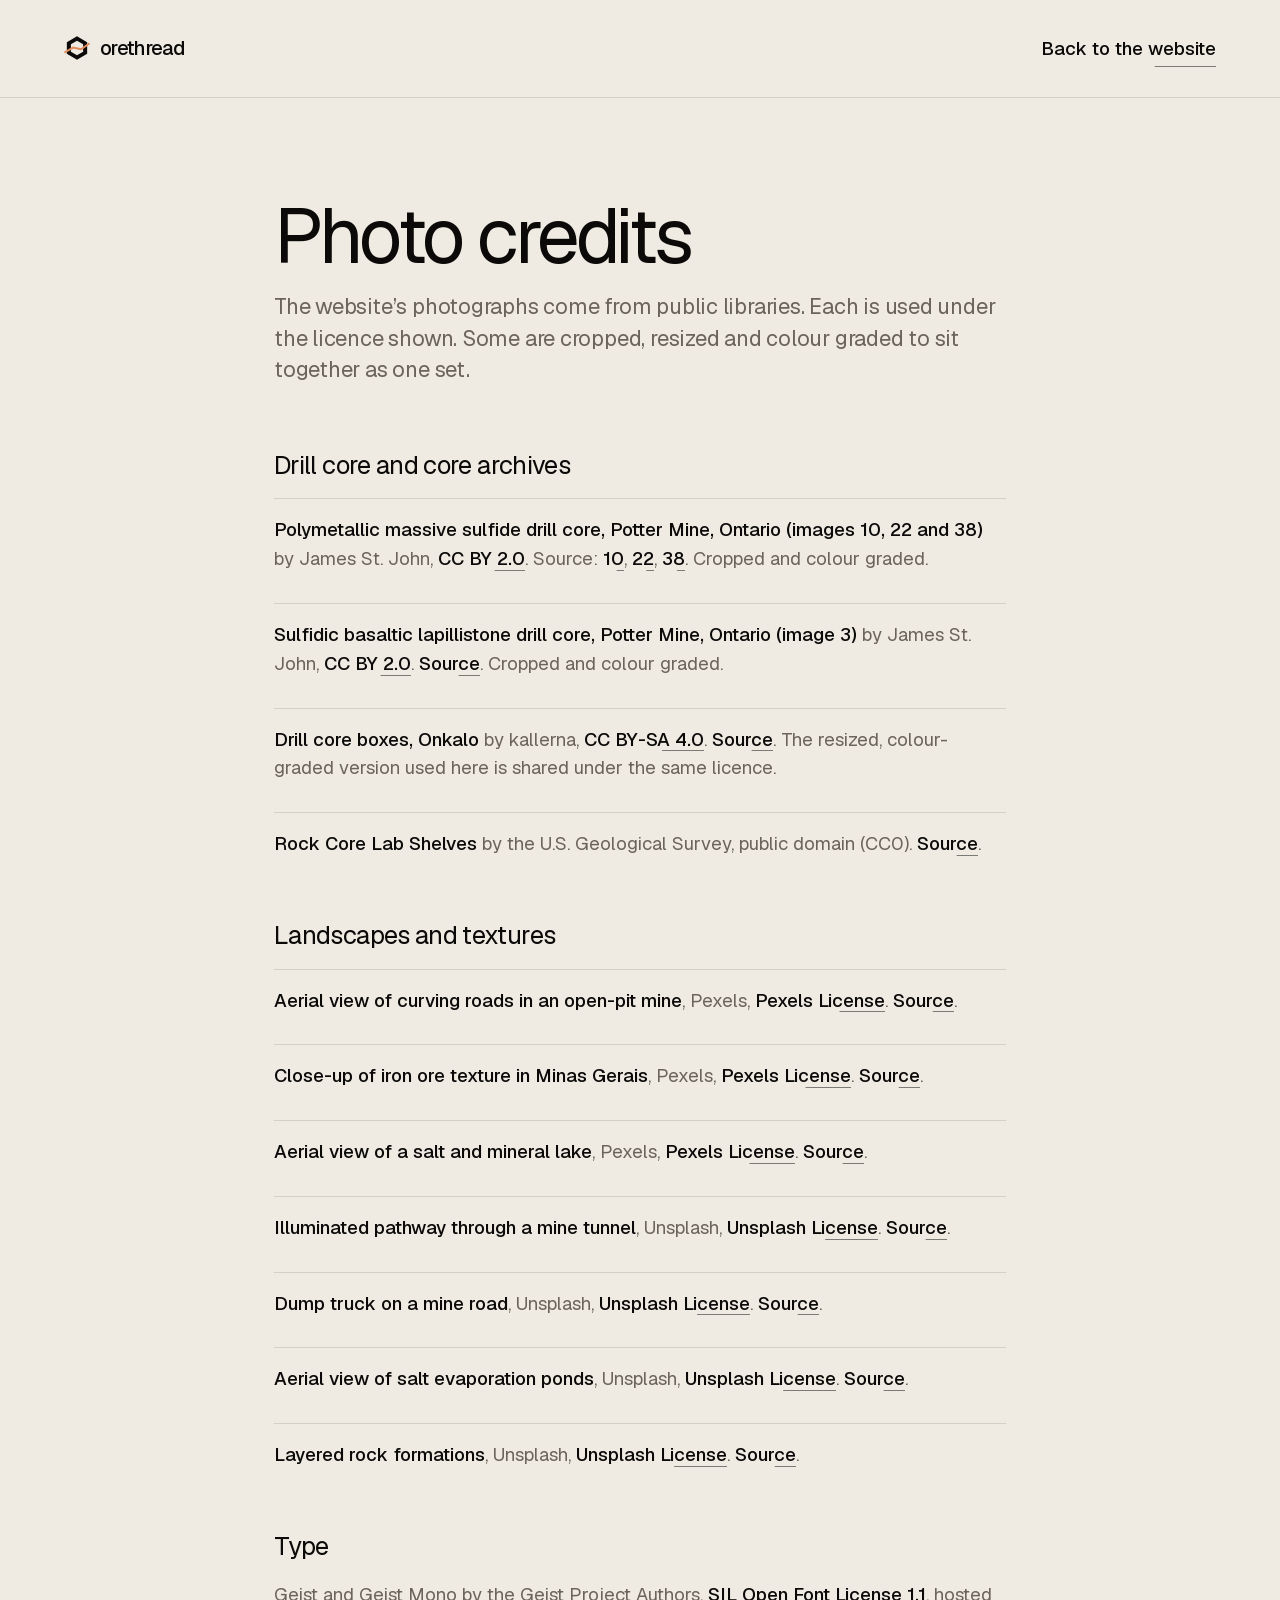
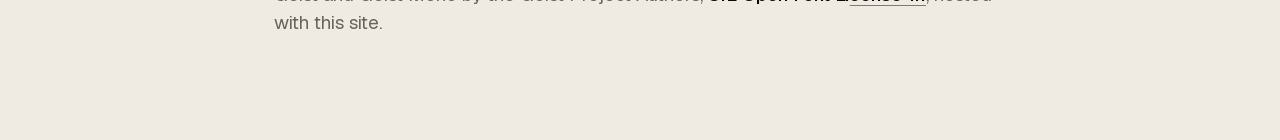
<file: credits.html>
<!doctype html>
<html lang="en">
<head>
  <meta charset="utf-8">
  <meta name="viewport" content="width=device-width,initial-scale=1">
  <title>Photo credits · Orethread</title>
  <meta name="robots" content="noindex">
  <link rel="icon" href="assets/mark.svg" type="image/svg+xml">
  <link rel="stylesheet" href="style.css">
</head>
<body class="page" data-theme="light">
<header class="page-top wrap">
  <a class="brand" href="./"><svg class="brand-mark" viewBox="0 0 64 64" aria-hidden="true"><path class="mark-ore" d="M32 3 57 18v28L32 61 7 46V18Zm0 11L17 23v18l15 9 15-9V23Z"/><path class="mark-thread" d="M3 42 22 31l20 4 19-13"/></svg><span>orethread</span></a>
  <a class="link" href="./">Back to the website</a>
</header>
<main class="wrap page-body">
  <h1>Photo credits</h1>
  <p class="lead">The website’s photographs come from public libraries. Each is used under the licence shown. Some are cropped, resized and colour graded to sit together as one set.</p>

  <h2>Drill core and core archives</h2>
  <ul class="credit-list">
    <li><b>Polymetallic massive sulfide drill core, Potter Mine, Ontario (images 10, 22 and 38)</b> by James St. John, <a class="link" href="https://creativecommons.org/licenses/by/2.0/">CC BY 2.0</a>. Source: <a class="link" href="https://commons.wikimedia.org/wiki/File:Polymetallic_massive_sulfide_(Middle_Tholeiitic_Unit,_Kidd-Munro_Assemblage,_Neoarchean,_2.711_to_2.719_Ga;_drill_core_at_the_Potter_Mine,_east_of_Timmins,_Ontario,_Canada)_10_(33995592858).jpg">10</a>, <a class="link" href="https://commons.wikimedia.org/wiki/File:Polymetallic_massive_sulfide_(Middle_Tholeiitic_Unit,_Kidd-Munro_Assemblage,_Neoarchean,_2.711_to_2.719_Ga;_drill_core_at_the_Potter_Mine,_east_of_Timmins,_Ontario,_Canada)_22_(47088630454).jpg">22</a>, <a class="link" href="https://commons.wikimedia.org/wiki/File:Polymetallic_massive_sulfide_(Middle_Tholeiitic_Unit,_Kidd-Munro_Assemblage,_Neoarchean,_2.711_to_2.719_Ga;_drill_core_at_the_Potter_Mine,_east_of_Timmins,_Ontario,_Canada)_38_(46967413525).jpg">38</a>. Cropped and colour graded.</li>
    <li><b>Sulfidic basaltic lapillistone drill core, Potter Mine, Ontario (image 3)</b> by James St. John, <a class="link" href="https://creativecommons.org/licenses/by/2.0/">CC BY 2.0</a>. <a class="link" href="https://commons.wikimedia.org/wiki/File:Sulfidic_basaltic_lapillistone_(Middle_Tholeiitic_Unit,_Kidd-Munro_Assemblage,_Neoarchean,_2.711_to_2.719_Ga;_drill_core_at_the_Potter_Mine,_east_of_Timmins,_Ontario,_Canada)_3_(47088797734).jpg">Source</a>. Cropped and colour graded.</li>
    <li><b>Drill core boxes, Onkalo</b> by kallerna, <a class="link" href="https://creativecommons.org/licenses/by-sa/4.0/">CC BY-SA 4.0</a>. <a class="link" href="https://commons.wikimedia.org/wiki/File:Drill_core_boxes_Onkalo_1.jpg">Source</a>. The resized, colour-graded version used here is shared under the same licence.</li>
    <li><b>Rock Core Lab Shelves</b> by the U.S. Geological Survey, public domain (CC0). <a class="link" href="https://commons.wikimedia.org/wiki/File:Rock_Core_Lab_Shelves.jpg">Source</a>.</li>
  </ul>

  <h2>Landscapes and textures</h2>
  <ul class="credit-list">
    <li><b>Aerial view of curving roads in an open-pit mine</b>, Pexels, <a class="link" href="https://www.pexels.com/license/">Pexels License</a>. <a class="link" href="https://www.pexels.com/photo/aerial-view-of-curving-roads-in-an-open-pit-mine-38500487/">Source</a>.</li>
    <li><b>Close-up of iron ore texture in Minas Gerais</b>, Pexels, <a class="link" href="https://www.pexels.com/license/">Pexels License</a>. <a class="link" href="https://www.pexels.com/photo/close-up-of-iron-ore-texture-in-minas-gerais-34045315/">Source</a>.</li>
    <li><b>Aerial view of a salt and mineral lake</b>, Pexels, <a class="link" href="https://www.pexels.com/license/">Pexels License</a>. <a class="link" href="https://www.pexels.com/photo/aerial-view-of-salt-and-mineral-lake-in-china-34630850/">Source</a>.</li>
    <li><b>Illuminated pathway through a mine tunnel</b>, Unsplash, <a class="link" href="https://unsplash.com/license">Unsplash License</a>. <a class="link" href="https://unsplash.com/photos/illuminated-pathway-through-a-rough-hewn-mine-tunnel-6uVjAEWpm28">Source</a>.</li>
    <li><b>Dump truck on a mine road</b>, Unsplash, <a class="link" href="https://unsplash.com/license">Unsplash License</a>. <a class="link" href="https://unsplash.com/photos/a-dump-truck-driving-down-a-dirt-road-0FB_x6KiMUE">Source</a>.</li>
    <li><b>Aerial view of salt evaporation ponds</b>, Unsplash, <a class="link" href="https://unsplash.com/license">Unsplash License</a>. <a class="link" href="https://unsplash.com/photos/aerial-view-of-colorful-salt-evaporation-ponds-MJKiQza1mgA">Source</a>.</li>
    <li><b>Layered rock formations</b>, Unsplash, <a class="link" href="https://unsplash.com/license">Unsplash License</a>. <a class="link" href="https://unsplash.com/photos/layered-rock-formations-in-a-close-up-view--Gj9VBXUKyE">Source</a>.</li>
  </ul>

  <h2>Type</h2>
  <p>Geist and Geist Mono by the Geist Project Authors, <a class="link" href="assets/fonts/Geist-OFL.txt">SIL Open Font License 1.1</a>, hosted with this site.</p>
</main>
</body>
</html>
</file>
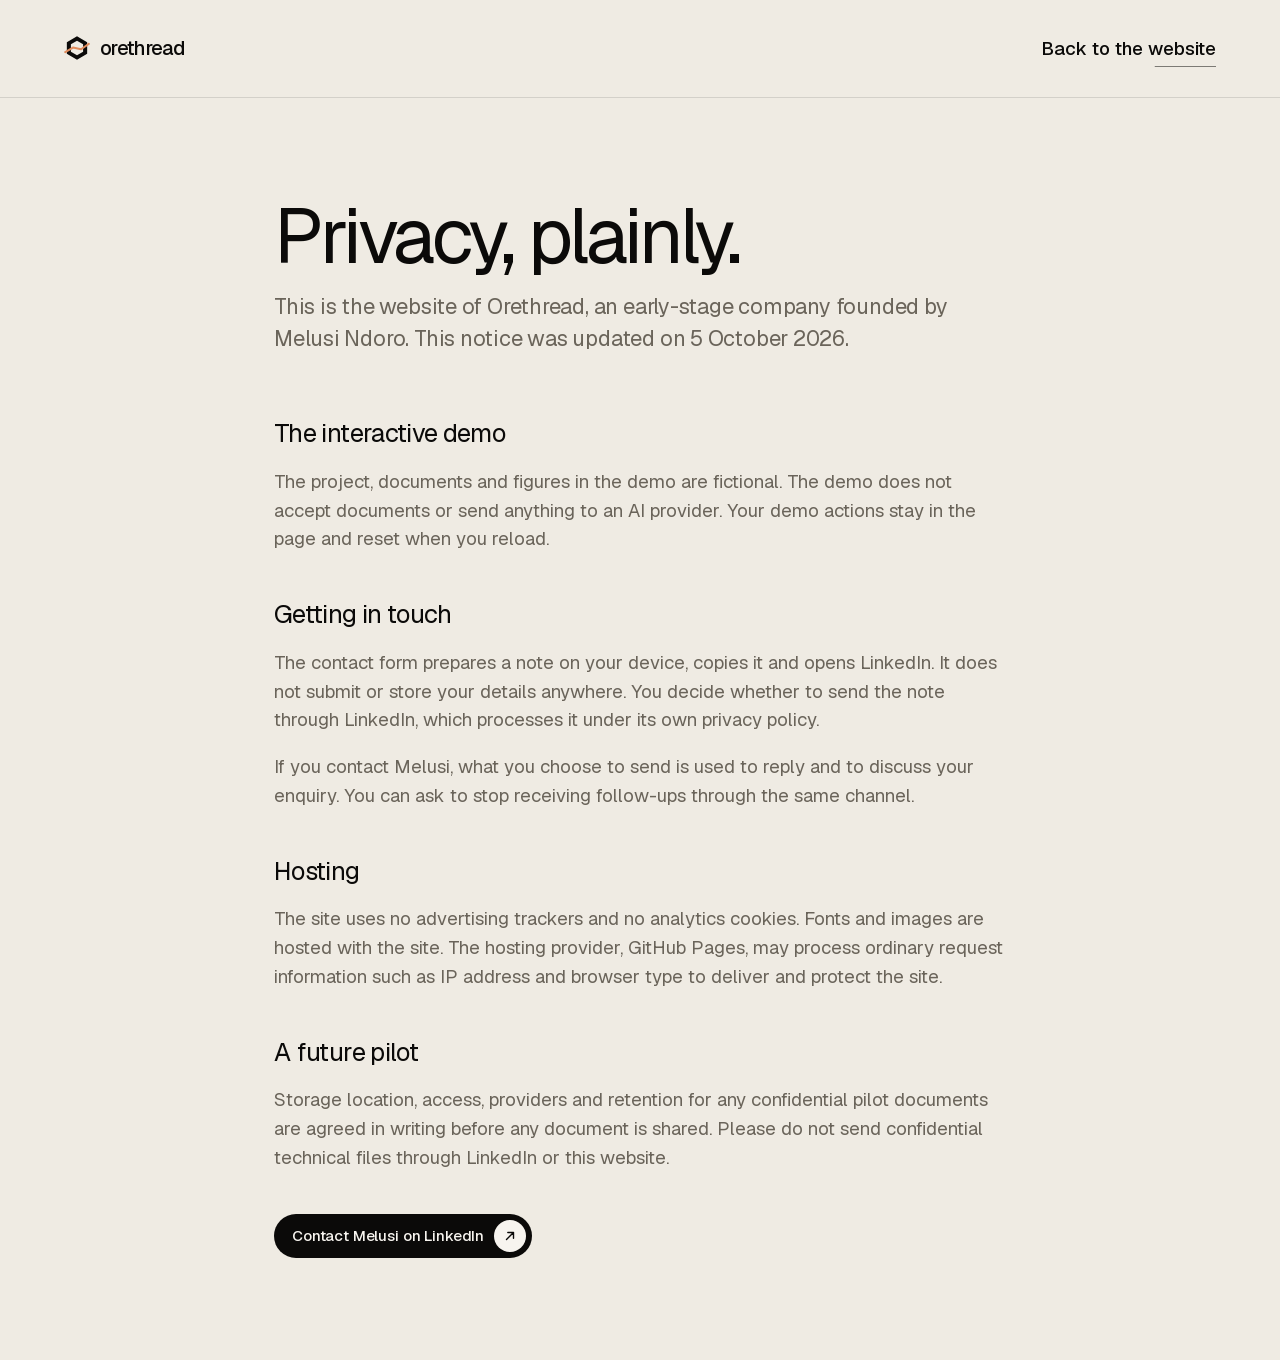
<file: privacy.html>
<!doctype html>
<html lang="en">
<head>
  <meta charset="utf-8">
  <meta name="viewport" content="width=device-width,initial-scale=1">
  <title>Privacy · Orethread</title>
  <link rel="icon" href="assets/mark.svg" type="image/svg+xml">
  <link rel="stylesheet" href="style.css">
</head>
<body class="page" data-theme="light">
<header class="page-top wrap">
  <a class="brand" href="./"><svg class="brand-mark" viewBox="0 0 64 64" aria-hidden="true"><path class="mark-ore" d="M32 3 57 18v28L32 61 7 46V18Zm0 11L17 23v18l15 9 15-9V23Z"/><path class="mark-thread" d="M3 42 22 31l20 4 19-13"/></svg><span>orethread</span></a>
  <a class="link" href="./">Back to the website</a>
</header>
<main class="wrap page-body">
  <h1>Privacy, plainly.</h1>
  <p class="lead">This is the website of Orethread, an early-stage company founded by Melusi Ndoro. This notice was updated on 5 October 2026.</p>

  <h2>The interactive demo</h2>
  <p>The project, documents and figures in the demo are fictional. The demo does not accept documents or send anything to an AI provider. Your demo actions stay in the page and reset when you reload.</p>

  <h2>Getting in touch</h2>
  <p>The contact form prepares a note on your device, copies it and opens LinkedIn. It does not submit or store your details anywhere. You decide whether to send the note through LinkedIn, which processes it under its own privacy policy.</p>
  <p>If you contact Melusi, what you choose to send is used to reply and to discuss your enquiry. You can ask to stop receiving follow-ups through the same channel.</p>

  <h2>Hosting</h2>
  <p>The site uses no advertising trackers and no analytics cookies. Fonts and images are hosted with the site. The hosting provider, GitHub Pages, may process ordinary request information such as IP address and browser type to deliver and protect the site.</p>

  <h2>A future pilot</h2>
  <p>Storage location, access, providers and retention for any confidential pilot documents are agreed in writing before any document is shared. Please do not send confidential technical files through LinkedIn or this website.</p>

  <p class="page-cta"><a class="btn btn-small" href="https://www.linkedin.com/in/melusindoro" target="_blank" rel="noopener noreferrer">Contact Melusi on LinkedIn<span class="btn-arrow" aria-hidden="true"><svg viewBox="0 0 16 16"><path d="M4 12 12 4M5.5 4H12v6.5"/></svg></span></a></p>
</main>
</body>
</html>
</file>
<file: style.css>
/* Orethread · design tokens first. Components only ever use the semantic layer. */
@font-face { font-family: "Geist"; src: url("assets/fonts/geist-latin.woff2") format("woff2"); font-weight: 100 900; font-display: swap;
  unicode-range: U+0000-00FF, U+0131, U+0152-0153, U+02BB-02BC, U+02C6, U+02DA, U+02DC, U+0304, U+0308, U+0329, U+2000-206F, U+20AC, U+2122, U+2191, U+2193, U+2212, U+2215, U+FEFF, U+FFFD; }
@font-face { font-family: "Geist"; src: url("assets/fonts/geist-latin-ext.woff2") format("woff2"); font-weight: 100 900; font-display: swap;
  unicode-range: U+0100-02BA, U+02BD-02C5, U+02C7-02CC, U+02CE-02D7, U+02DD-02FF, U+0304, U+0308, U+0329, U+1D00-1DBF, U+1E00-1E9F, U+1EF2-1EFF, U+2020, U+20A0-20AB, U+20AD-20C0, U+2113, U+2C60-2C7F, U+A720-A7FF; }
@font-face { font-family: "Geist Mono"; src: url("assets/fonts/geist-mono-latin.woff2") format("woff2"); font-weight: 100 900; font-display: swap;
  unicode-range: U+0000-00FF, U+0131, U+0152-0153, U+02BB-02BC, U+02C6, U+02DA, U+02DC, U+0304, U+0308, U+0329, U+2000-206F, U+20AC, U+2122, U+2191, U+2193, U+2212, U+2215, U+FEFF, U+FFFD; }
@font-face { font-family: "Geist Mono"; src: url("assets/fonts/geist-mono-latin-ext.woff2") format("woff2"); font-weight: 100 900; font-display: swap;
  unicode-range: U+0100-02BA, U+02BD-02C5, U+02C7-02CC, U+02CE-02D7, U+02DD-02FF, U+0304, U+0308, U+0329, U+1D00-1DBF, U+1E00-1E9F, U+1EF2-1EFF, U+2020, U+20A0-20AB, U+20AD-20C0, U+2113, U+2C60-2C7F, U+A720-A7FF; }

:root {
  /* primitives */
  --c-ink-950: #0b0a09;
  --c-ink-900: #121110;
  --c-ink-850: #191715;
  --c-ink-800: #211f1c;
  --c-ink-700: #2d2a26;
  --c-bone-50: #f7f4ef;
  --c-bone-100: #efebe3;
  --c-bone-200: #e4ded3;
  --c-bone-300: #d3ccbf;
  --c-stone-300: #bcb4a7;
  --c-stone-400: #a29a8c;
  --c-stone-600: #6a645a;
  --c-copper-300: #eda57b;
  --c-copper-400: #e08b5c;
  --c-copper-500: #cc6f3f;
  --c-copper-600: #a9552a;
  --c-moss-500: #7f8f62;

  /* type */
  --font-sans: "Geist", ui-sans-serif, system-ui, -apple-system, "Segoe UI", sans-serif;
  --font-mono: "Geist Mono", ui-monospace, "SF Mono", Menlo, monospace;
  --fs-hero: clamp(3.5rem, 9vw, 10rem);
  --fs-h2: clamp(2.6rem, 1rem + 5vw, 6.5rem);
  --fs-h3: clamp(1.35rem, 1.05rem + 0.9vw, 1.9rem);
  --fs-statement: clamp(1.85rem, 0.9rem + 3vw, 3.75rem);
  --fs-lead: clamp(1.125rem, 1rem + 0.45vw, 1.4rem);
  --fs-body: clamp(1.0625rem, 1rem + 0.2vw, 1.1875rem);
  --fs-small: 0.9375rem;
  --fs-mono: 0.8125rem;
  --track-display: -0.045em;
  --track-tight: -0.02em;

  /* shape, space, motion */
  --r-slab: 20px;
  --r-pill: 999px;
  --gutter: clamp(20px, 5vw, 72px);
  --section-y: clamp(96px, 11vw, 168px);
  --max: 1520px;
  --ease: cubic-bezier(0.12, 0.23, 0.5, 1);
  --ease-out: cubic-bezier(0.23, 1, 0.32, 1);
  --ease-drawer: cubic-bezier(0.32, 0.72, 0, 1);
  --t-reveal: 700ms;
  --t-ui: 180ms;
}

[data-theme="dark"] {
  --bg: var(--c-ink-950);
  --bg-raised: var(--c-ink-900);
  --bg-card: rgba(247, 244, 239, 0.05);
  --bg-glass: rgba(14, 13, 12, 0.58);
  --fg: var(--c-bone-50);
  --fg-muted: var(--c-stone-300);
  --fg-faint: var(--c-stone-400);
  --line: rgba(247, 244, 239, 0.14);
  --line-strong: rgba(247, 244, 239, 0.28);
  --accent: var(--c-copper-400);
  --accent-strong: var(--c-copper-300);
  --attention: var(--c-copper-300);
  --ok: #a9b98a;
  --btn-bg: var(--c-bone-50);
  --btn-fg: var(--c-ink-950);
  --btn-bg-hover: #ffffff;
  --focus: var(--c-copper-300);
  color-scheme: dark;
}
[data-theme="light"] {
  --bg: var(--c-bone-100);
  --bg-raised: var(--c-bone-50);
  --bg-card: #fbf9f5;
  --bg-glass: rgba(247, 244, 239, 0.8);
  --fg: var(--c-ink-950);
  --fg-muted: var(--c-stone-600);
  --fg-faint: #857e72;
  --line: rgba(11, 10, 9, 0.12);
  --line-strong: rgba(11, 10, 9, 0.24);
  --accent: var(--c-copper-600);
  --accent-strong: var(--c-copper-600);
  --attention: var(--c-copper-600);
  --ok: #55663d;
  --btn-bg: var(--c-ink-950);
  --btn-fg: var(--c-bone-50);
  --btn-bg-hover: var(--c-ink-800);
  --focus: var(--c-copper-600);
  color-scheme: light;
}

*, *::before, *::after { box-sizing: border-box; }
html { -webkit-text-size-adjust: 100%; scroll-behavior: smooth; scroll-padding-top: 96px; }
body { margin: 0; font-family: var(--font-sans); font-size: var(--fs-body); line-height: 1.55; background: var(--c-ink-950); color: var(--c-bone-50);
  -webkit-font-smoothing: antialiased; -moz-osx-font-smoothing: grayscale; text-rendering: optimizeLegibility; font-feature-settings: "ss01", "cv11"; }
img { display: block; max-width: 100%; }
h1, h2, h3, p, figure, ol, ul { margin: 0; }
ol, ul { padding: 0; list-style: none; }
button { font: inherit; color: inherit; background: none; border: 0; padding: 0; cursor: pointer; }
a { color: inherit; text-decoration: none; }
:focus-visible { outline: 2px solid var(--focus, var(--c-copper-400)); outline-offset: 3px; border-radius: 6px; }
::selection { background: var(--c-copper-400); color: var(--c-ink-950); }

section, footer { background: var(--bg); color: var(--fg); position: relative; }
.wrap { width: 100%; max-width: var(--max); margin-inline: auto; padding-inline: var(--gutter); }
.skip { position: absolute; left: 16px; top: -60px; z-index: 100; background: var(--c-bone-50); color: var(--c-ink-950); padding: 10px 16px; border-radius: var(--r-pill); }
.skip:focus { top: 16px; }
.muted { color: var(--fg-muted); }

/* type */
h2 { font-size: var(--fs-h2); font-weight: 400; letter-spacing: var(--track-display); line-height: 0.95; text-wrap: balance; }
h3 { font-size: var(--fs-h3); font-weight: 450; letter-spacing: var(--track-tight); line-height: 1.15; }
.eyebrow { font-family: var(--font-mono); font-size: var(--fs-mono); letter-spacing: 0.02em; color: var(--fg-muted); display: inline-flex; align-items: center; gap: 10px; }
.eyebrow::before { content: ""; width: 18px; height: 1.5px; background: var(--accent); }
.lead { font-size: var(--fs-lead); line-height: 1.45; color: var(--fg-muted); max-width: 34ch; letter-spacing: -0.01em; }
.mono-label { font-family: var(--font-mono); font-size: 0.75rem; letter-spacing: 0.02em; color: var(--fg-muted); }
.mono-label.attention { color: var(--attention); }

/* buttons and links */
.btn { --h: 54px; display: inline-flex; align-items: center; gap: 14px; height: var(--h); padding: 0 6px 0 24px; border-radius: var(--r-pill);
  background: var(--btn-bg); color: var(--btn-fg); font-size: 1rem; font-weight: 500; letter-spacing: -0.01em; white-space: nowrap;
  transition: transform 160ms var(--ease-out), background-color var(--t-ui) ease; }
.btn:hover { background: var(--btn-bg-hover); }
.btn:active { transform: scale(0.97); }
.btn-small { --h: 44px; font-size: 0.9375rem; padding-left: 18px; gap: 10px; }
.btn-arrow { width: calc(var(--h) - 12px); height: calc(var(--h) - 12px); border-radius: 50%; background: var(--btn-fg); color: var(--btn-bg); display: grid; place-items: center; overflow: hidden; }
.btn-arrow svg { width: 14px; height: 14px; fill: none; stroke: currentColor; stroke-width: 1.6; stroke-linecap: round; stroke-linejoin: round; transition: transform 260ms var(--ease-out); }
.btn:hover .btn-arrow svg { transform: rotate(45deg); }
.btn:disabled { opacity: 0.55; cursor: default; transform: none; }
.link { position: relative; display: inline-flex; align-items: center; gap: 6px; font-weight: 500; color: var(--fg); padding: 6px 0; }
.link::after { content: ""; position: absolute; left: 0; right: 0; bottom: 2px; height: 1px; background: currentColor; transform-origin: right; transform: scaleX(0.35); opacity: 0.5; transition: transform 300ms var(--ease-out), opacity 300ms ease; }
.link:hover::after { transform: scaleX(1); transform-origin: left; opacity: 1; }
.actions { display: flex; flex-wrap: wrap; align-items: center; gap: 14px 26px; }
.tag { font-family: var(--font-mono); font-size: 0.75rem; padding: 5px 10px; border-radius: var(--r-pill); border: 1px solid var(--line-strong); color: var(--fg-muted); white-space: nowrap; }
.tag-open { border-color: color-mix(in srgb, var(--accent) 60%, transparent); color: var(--accent); }

/* reveal motion */
.reveal { opacity: 0; transform: translateY(26px); transition: opacity var(--t-reveal) var(--ease), transform var(--t-reveal) var(--ease); transition-delay: calc(var(--d, 0) * 110ms); }
.reveal.in { opacity: 1; transform: none; }
.no-js .reveal { opacity: 1; transform: none; }

/* nav */
.nav { position: fixed; inset: 14px 0 auto; z-index: 50; display: flex; flex-direction: column; align-items: center; pointer-events: none; padding-inline: 14px; }
.nav-pill { pointer-events: auto; width: min(100%, 1180px); display: flex; align-items: center; gap: 18px; padding: 8px 8px 8px 20px; border-radius: var(--r-pill);
  background: rgba(14, 13, 12, 0.34); border: 1px solid rgba(247, 244, 239, 0.12); color: var(--c-bone-50);
  -webkit-backdrop-filter: blur(18px) saturate(1.2); backdrop-filter: blur(18px) saturate(1.2);
  transition: background-color 300ms ease, border-color 300ms ease, transform 400ms var(--ease-out); }
.nav.scrolled .nav-pill { background: rgba(14, 13, 12, 0.82); border-color: rgba(247, 244, 239, 0.16); }
.nav.hide .nav-pill { transform: translateY(-140%); }
.brand { display: inline-flex; align-items: center; gap: 10px; font-size: 1.25rem; font-weight: 500; letter-spacing: -0.035em; margin-right: auto; }
.brand-mark { width: 26px; height: 26px; }
.mark-ore { fill: currentColor; }
.mark-thread { fill: none; stroke: var(--c-copper-400); stroke-width: 5; stroke-linecap: round; stroke-linejoin: round; }
.nav-links { display: flex; gap: 4px; }
.nav-links a { font-size: 0.9375rem; padding: 10px 14px; border-radius: var(--r-pill); color: rgba(247, 244, 239, 0.78); transition: color var(--t-ui) ease, background-color var(--t-ui) ease; }
.nav-links a:hover { color: var(--c-bone-50); background: rgba(247, 244, 239, 0.08); }
.nav .btn { --btn-bg: var(--c-bone-50); --btn-fg: var(--c-ink-950); --btn-bg-hover: #fff; }
.burger { display: none; width: 44px; height: 44px; border-radius: 50%; background: var(--c-bone-50); position: relative; }
.burger span { position: absolute; left: 14px; right: 14px; height: 1.5px; background: var(--c-ink-950); transition: transform 260ms var(--ease-out); }
.burger span:first-child { top: 18px; } .burger span:last-child { top: 25px; }
.burger[aria-expanded="true"] span:first-child { transform: translateY(3.5px) rotate(45deg); }
.burger[aria-expanded="true"] span:last-child { transform: translateY(-3.5px) rotate(-45deg); }
.mobile-menu { pointer-events: auto; width: min(100%, 1180px); margin-top: 8px; padding: 18px; border-radius: var(--r-slab); background: rgba(14, 13, 12, 0.92);
  -webkit-backdrop-filter: blur(18px); backdrop-filter: blur(18px); border: 1px solid rgba(247, 244, 239, 0.14); display: grid; gap: 4px; color: var(--c-bone-50);
  transform-origin: top center; transition: opacity 220ms var(--ease-out), transform 220ms var(--ease-out); }
.mobile-menu[hidden] { display: none; }
.mobile-menu a { font-size: 1.75rem; letter-spacing: -0.03em; padding: 8px 6px; }
.mobile-menu .btn { margin-top: 12px; justify-self: start; }
@starting-style { .mobile-menu { opacity: 0; transform: translateY(-8px) scale(0.98); } }

/* progress rail */
.rail { position: fixed; left: max(12px, calc(var(--gutter) / 2 - 1px)); top: 0; bottom: 0; width: 1.5px; z-index: 40; pointer-events: none; background: rgba(150, 140, 125, 0.18); opacity: 0; transition: opacity 400ms ease; }
.rail.show { opacity: 1; }
.rail-fill { position: absolute; inset: 0; background: var(--c-copper-500); transform-origin: top; transform: scaleY(0); }

/* hero */
.hero { min-height: 100svh; display: flex; flex-direction: column; justify-content: flex-end; overflow: hidden; isolation: isolate; }
.hero-media { position: absolute; inset: 0; z-index: -2; }
.hero-media img { width: 100%; height: 100%; object-fit: cover; object-position: 60% 50%; transform: scale(1.14); transition: transform 1800ms var(--ease); }
.loaded .hero-media img { transform: scale(1); }
.hero-shade { position: absolute; inset: 0; z-index: -1; background:
  linear-gradient(180deg, rgba(11, 10, 9, 0.55) 0%, rgba(11, 10, 9, 0.08) 26%, rgba(11, 10, 9, 0.18) 50%, rgba(11, 10, 9, 0.9) 100%),
  linear-gradient(90deg, rgba(11, 10, 9, 0.5) 0%, rgba(11, 10, 9, 0) 50%, rgba(11, 10, 9, 0.28) 100%); }
.hero-content { display: grid; grid-template-columns: minmax(0, 1fr) minmax(280px, 420px); align-items: end; gap: 24px 56px; padding-top: 140px; padding-bottom: 28px; }
.hero-title { grid-column: 1 / -1; }
.hero-side { grid-column: 2; }
.hero-content .eyebrow { grid-column: 1 / -1; color: rgba(247, 244, 239, 0.8); }
.hero-title { font-size: var(--fs-hero); font-weight: 400; letter-spacing: var(--track-display); line-height: 0.9; }
.hero-title .line { display: block; overflow: hidden; padding-bottom: 0.06em; margin-bottom: -0.06em; }
.hero-title .line > span { display: block; transform: translateY(105%); transition: transform 1100ms var(--ease-out); }
@media (min-width: 810px) { .hero-title .line > span { white-space: nowrap; } }
.hero-title .line:nth-child(2) > span { transition-delay: 120ms; }
.loaded .hero-title .line > span { transform: none; }
.hero-side { padding-bottom: 0.9vw; }
.hero-side p { color: rgba(247, 244, 239, 0.92); font-size: 1.0625rem; line-height: 1.5; margin-bottom: 26px; text-shadow: 0 1px 18px rgba(11, 10, 9, 0.75), 0 1px 2px rgba(11, 10, 9, 0.6); }
.hero-foot { display: flex; justify-content: space-between; align-items: center; gap: 20px; padding-top: 22px; padding-bottom: 26px; font-family: var(--font-mono); font-size: 0.75rem; color: rgba(247, 244, 239, 0.62); border-top: 1px solid rgba(247, 244, 239, 0.12); }
.hero-foot .wrap { border: 0; }
.scroll-cue { display: inline-flex; align-items: center; gap: 10px; }
.scroll-cue span { width: 1px; height: 26px; background: rgba(247, 244, 239, 0.4); position: relative; overflow: hidden; }
.scroll-cue span::after { content: ""; position: absolute; left: 0; top: -40%; width: 1px; height: 40%; background: var(--c-copper-300); animation: drip 1800ms var(--ease) infinite; }
@keyframes drip { to { top: 100%; } }

/* hero pins: an annotated thread across the photograph */
.hero-pins { position: absolute; inset: 0; z-index: 0; pointer-events: none; }
.hero-thread { position: absolute; inset: 0; width: 100%; height: 100%; overflow: visible; }
.hero-thread path { fill: none; stroke: var(--c-copper-400); stroke-width: 1.5; stroke-linecap: round; stroke-dasharray: var(--len, 2000); stroke-dashoffset: var(--len, 2000); transition: stroke-dashoffset 1600ms var(--ease) 900ms; }
.loaded .hero-thread path { stroke-dashoffset: 0; }
.pin { position: absolute; display: flex; align-items: center; gap: 12px; transform: translate(-7px, -50%); opacity: 0; transition: opacity 600ms var(--ease) var(--pd, 700ms), transform 600ms var(--ease-out) var(--pd, 700ms); }
.loaded .pin { opacity: 1; }
.pin[data-pin="a"] { left: 63%; top: 22%; --pd: 700ms; }
.pin[data-pin="b"] { left: 71%; top: 43%; --pd: 1000ms; }
.pin[data-pin="c"] { left: 82%; top: 34%; --pd: 2300ms; flex-direction: row-reverse; transform: translate(calc(-100% + 7px), -50%); }
.pin-dot { width: 14px; height: 14px; border-radius: 50%; background: var(--c-copper-400); box-shadow: 0 0 0 5px rgba(224, 139, 92, 0.22); flex: none; position: relative; }
.pin-dot::after { content: ""; position: absolute; inset: -5px; border-radius: 50%; border: 1px solid rgba(237, 165, 123, 0.7); animation: ping 2600ms var(--ease) infinite; }
@keyframes ping { 0% { transform: scale(0.6); opacity: 1; } 80%, 100% { transform: scale(2.4); opacity: 0; } }
.pin-card { display: grid; gap: 2px; padding: 10px 14px 11px; border-radius: 14px; background: rgba(14, 13, 12, 0.6); border: 1px solid rgba(247, 244, 239, 0.16); color: var(--c-bone-50);
  -webkit-backdrop-filter: blur(14px); backdrop-filter: blur(14px); white-space: nowrap; }
.pin-card b { font-weight: 500; font-size: 0.9375rem; letter-spacing: -0.01em; }
.pin-card small { font-family: var(--font-mono); font-size: 0.6875rem; color: rgba(247, 244, 239, 0.7); }
.pin-finding .pin-dot { background: var(--c-bone-50); box-shadow: 0 0 0 5px rgba(247, 244, 239, 0.18); }
.pin-finding .pin-dot::after { border-color: rgba(247, 244, 239, 0.6); }
.pin-finding .pin-card { border-color: rgba(237, 165, 123, 0.5); }
.pin-finding .pin-card b { color: var(--c-copper-300); }

/* statement */
.statement { padding-block: var(--section-y); }
.statement-text { font-size: var(--fs-statement); line-height: 1.12; letter-spacing: -0.03em; max-width: 22ch; max-width: 1180px; text-wrap: pretty; }
.statement-text em { font-style: normal; }
.statement-text .w { opacity: 0.16; transition: opacity 300ms linear; }
.statement-text .w.on { opacity: 1; }
.statement-text em .w.on { color: var(--accent); }
.inline-img { display: inline-block; width: 1.9em; height: 0.82em; border-radius: var(--r-pill); background: var(--img) center / cover no-repeat; vertical-align: -0.06em; margin-inline: 0.06em; opacity: 0.25; transition: opacity 400ms linear; }
.inline-img.on { opacity: 1; }
.no-js .statement-text .w, .no-js .inline-img { opacity: 1; }

/* drill core band */
.core { padding-block: clamp(72px, 9vw, 128px); overflow: hidden; border-top: 1px solid var(--line); }
.core-track { display: flex; width: max-content; animation: drift 70s linear infinite; }
.core:hover .core-track, .core.is-paused .core-track { animation-play-state: paused; }
.core-piece { position: relative; flex: none; height: clamp(120px, 15vw, 220px); margin-right: 18px; }
.core-piece img { height: 100%; width: auto; border-radius: 10px; }
.core-piece figcaption { position: absolute; left: 12px; bottom: 10px; font-family: var(--font-mono); font-size: 0.75rem; color: var(--c-bone-50); background: rgba(11, 10, 9, 0.66); padding: 4px 8px; border-radius: var(--r-pill); }
@keyframes drift { to { transform: translateX(-50%); } }
.core-copy { margin-top: clamp(48px, 6vw, 80px); display: grid; grid-template-columns: repeat(2, minmax(0, 1fr)); gap: 24px 64px; }
.core-copy p { font-size: var(--fs-h3); letter-spacing: var(--track-tight); line-height: 1.25; max-width: 26ch; }

/* proof: cited facts */
.proof { padding-block: var(--section-y); }
.proof-grid { display: grid; grid-template-columns: repeat(3, minmax(0, 1fr)); border-top: 1px solid var(--line); }
.fact { padding: 32px 32px 8px 0; display: grid; align-content: start; gap: 18px; }
.fact + .fact { padding-left: 32px; border-left: 1px solid var(--line); }
.fact-figure { font-size: clamp(4.5rem, 2rem + 7vw, 9.5rem); letter-spacing: -0.06em; line-height: 0.85; }
.fact-quote .fact-figure { color: var(--accent); line-height: 0.6; height: 0.62em; }
.fact-text { font-size: var(--fs-lead); line-height: 1.38; letter-spacing: -0.012em; max-width: 30ch; }
.fact-source { justify-self: start; display: inline-flex; gap: 8px; font-family: var(--font-mono); font-size: 0.75rem; color: var(--fg-muted); padding-bottom: 2px; border-bottom: 1px solid var(--line-strong); transition: color var(--t-ui) ease, border-color var(--t-ui) ease; }
.fact-source:hover { color: var(--accent); border-color: var(--accent); }

/* section heads */
.section-head { margin-bottom: clamp(48px, 6vw, 96px); display: grid; gap: 22px; }
.section-head h2 { max-width: 15ch; }
.section-head.split { grid-template-columns: minmax(0, 1.4fr) minmax(0, 1fr); align-items: end; gap: 24px 64px; }
.section-head.split > div { display: grid; gap: 22px; }

/* how it works */
.how { padding-block: var(--section-y); border-top: 1px solid var(--line); }
.how-grid { display: grid; grid-template-columns: minmax(0, 5fr) minmax(0, 7fr); gap: 64px; }
.steps { display: grid; }
.step { min-height: 72vh; padding-top: 6vh; display: flex; flex-direction: column; justify-content: center; gap: 16px; opacity: 0.32; transition: opacity 500ms var(--ease); }
.step.is-active { opacity: 1; }
.step-no { font-family: var(--font-mono); font-size: var(--fs-mono); color: var(--accent); }
.step h3 { font-size: clamp(2rem, 1.2rem + 2.4vw, 3.4rem); font-weight: 400; letter-spacing: -0.035em; line-height: 1; }
.step p { color: var(--fg-muted); max-width: 40ch; }
.stage { position: sticky; top: 12vh; height: 76vh; border-radius: var(--r-slab); overflow: hidden; align-self: start; border: 1px solid var(--line); isolation: isolate; }
.stage-bg { position: absolute; inset: 0; z-index: -1; }
.stage-bg img { width: 100%; height: 100%; object-fit: cover; opacity: 0.42; }
.stage-bg::after { content: ""; position: absolute; inset: 0; background: radial-gradient(120% 90% at 50% 40%, rgba(11, 10, 9, 0.2), rgba(11, 10, 9, 0.85)); }
.visual { position: absolute; inset: 0; display: grid; place-items: center; padding: clamp(18px, 4vw, 56px); opacity: 0; transform: translateY(18px) scale(0.985); filter: blur(4px);
  transition: opacity 520ms var(--ease), transform 620ms var(--ease-out), filter 520ms var(--ease); pointer-events: none; }
.visual.is-active { opacity: 1; transform: none; filter: none; }
.files, .claim-card, .finding-card, .pack-card { width: min(100%, 520px); border-radius: var(--r-slab); background: rgba(18, 17, 16, 0.78); border: 1px solid var(--line-strong);
  -webkit-backdrop-filter: blur(16px); backdrop-filter: blur(16px); box-shadow: 0 40px 80px -30px rgba(0, 0, 0, 0.7); }
.files { padding: 10px; display: grid; gap: 6px; }
.file { display: grid; grid-template-columns: 52px minmax(0, 1fr) auto; align-items: center; gap: 14px; padding: 12px 14px; border-radius: 14px; background: rgba(247, 244, 239, 0.04); }
.file-type { font-family: var(--font-mono); font-size: 0.6875rem; text-align: center; padding: 6px 0; border-radius: 8px; border: 1px solid var(--line-strong); color: var(--fg-muted); }
.file-name { display: grid; font-size: 0.9375rem; line-height: 1.3; }
.file-name small { font-family: var(--font-mono); font-size: 0.6875rem; color: var(--fg-faint); margin-top: 2px; }
.file-state { font-family: var(--font-mono); font-size: 0.6875rem; padding: 4px 9px; border-radius: var(--r-pill); }
.file-state.ok { color: var(--ok); background: rgba(169, 185, 138, 0.1); }
.file-state.warn { color: var(--attention); background: rgba(237, 165, 123, 0.12); }
.claim-card { padding: 26px; }
.claim-value { font-size: clamp(2.6rem, 1.6rem + 2.6vw, 4.2rem); letter-spacing: -0.045em; line-height: 1; margin-top: 8px; }
.claim-value span { font-size: 1rem; letter-spacing: -0.01em; color: var(--fg-muted); margin-left: 6px; }
.claim-thread { height: 54px; margin: 10px 0 10px 18px; width: 1.5px; background: var(--line); position: relative; overflow: hidden; }
.claim-thread span { position: absolute; inset: 0; background: var(--accent); transform-origin: top; transform: scaleY(0); transition: transform 900ms var(--ease) 250ms; }
.visual.is-active .claim-thread span { transform: scaleY(1); }
.claim-source { border-radius: 16px; border: 1px solid color-mix(in srgb, var(--accent) 55%, transparent); padding: 18px; display: grid; gap: 10px; background: rgba(224, 139, 92, 0.05); }
.claim-source p { font-size: 0.9375rem; line-height: 1.45; }
.claim-source .quote { color: var(--fg-muted); border-left: 2px solid var(--accent); padding-left: 12px; }
.chips { display: flex; flex-wrap: wrap; gap: 6px; }
.chips span { font-family: var(--font-mono); font-size: 0.6875rem; padding: 4px 9px; border-radius: var(--r-pill); border: 1px solid var(--line-strong); color: var(--fg-muted); }
.finding-card { padding: 26px; display: grid; gap: 18px; }
.finding-pair { display: grid; grid-template-columns: 1fr 1fr; gap: 10px; }
.finding-pair div { display: grid; gap: 4px; padding: 16px; border-radius: 14px; background: rgba(247, 244, 239, 0.05); border: 1px solid var(--line); }
.finding-pair b { font-size: 2.4rem; font-weight: 400; letter-spacing: -0.045em; line-height: 1; }
.finding-pair span { font-size: 0.875rem; }
.finding-pair small { font-family: var(--font-mono); font-size: 0.6875rem; color: var(--fg-faint); }
.finding-note { color: var(--fg-muted); font-size: 0.9375rem; }
.finding-owner { display: flex; align-items: center; gap: 12px; padding: 12px; border-radius: 14px; background: rgba(224, 139, 92, 0.1); border: 1px solid color-mix(in srgb, var(--accent) 45%, transparent); }
.finding-owner > span:last-child { display: grid; font-size: 0.9375rem; }
.finding-owner small { font-family: var(--font-mono); font-size: 0.6875rem; color: var(--fg-muted); }
.avatar { width: 36px; height: 36px; border-radius: 50%; display: grid; place-items: center; background: var(--c-bone-50); color: var(--c-ink-950); font-family: var(--font-mono); font-size: 0.75rem; flex: none; }
.pack-card { padding: 26px; }
.pack-head { display: flex; justify-content: space-between; gap: 10px; }
.pack-date { font-family: var(--font-mono); font-size: 0.6875rem; color: var(--ok); }
.pack-title { font-size: 2.2rem; letter-spacing: -0.04em; margin: 10px 0 14px; }
.pack-rows li { display: flex; justify-content: space-between; padding: 13px 0; border-top: 1px solid var(--line); font-size: 0.9375rem; }
.pack-rows b { font-weight: 500; }
.pack-foot { margin-top: 12px; font-size: 0.875rem; color: var(--fg-muted); }
.pack-foot span { font-family: var(--font-mono); font-size: 0.6875rem; color: var(--fg-faint); margin-left: 6px; }

/* demo workbench */
.demo { padding-block: var(--section-y); }
.bench { border-radius: var(--r-slab); background: var(--bg-card); border: 1px solid var(--line); box-shadow: 0 50px 100px -60px rgba(40, 30, 20, 0.45); overflow: hidden; }
.bench-top { display: flex; justify-content: space-between; align-items: center; gap: 16px; padding: 16px 20px; border-bottom: 1px solid var(--line); }
.bench-project { display: flex; align-items: center; gap: 12px; }
.bench-project b { font-weight: 500; }
.bench-icon { width: 32px; height: 32px; border-radius: 10px; display: grid; place-items: center; background: var(--c-ink-950); color: var(--c-copper-300); font-family: var(--font-mono); font-size: 0.875rem; }
.bench-status { font-family: var(--font-mono); font-size: 0.75rem; color: var(--fg-muted); }
.bench-body { display: grid; grid-template-columns: minmax(240px, 330px) minmax(0, 1fr); min-height: 560px; }
.questions { border-right: 1px solid var(--line); padding: 14px; display: grid; align-content: start; gap: 6px; background: color-mix(in srgb, var(--bg) 60%, transparent); }
.question { display: grid; grid-template-columns: 34px 1fr; gap: 10px; text-align: left; padding: 16px 14px; border-radius: 14px; border: 1px solid transparent; font-size: 1.0625rem; line-height: 1.25; letter-spacing: -0.01em;
  transition: background-color var(--t-ui) ease, border-color var(--t-ui) ease, transform 160ms var(--ease-out); }
.question small { display: block; font-family: var(--font-mono); font-size: 0.6875rem; color: var(--fg-faint); margin-top: 6px; letter-spacing: 0; }
.question:hover { background: rgba(11, 10, 9, 0.04); }
.question:active { transform: scale(0.985); }
.question.is-active { background: var(--c-ink-950); color: var(--c-bone-50); }
.question.is-active small { color: var(--c-stone-300); }
.q-no { font-family: var(--font-mono); font-size: 0.75rem; color: var(--accent); padding-top: 3px; }
.question.is-active .q-no { color: var(--c-copper-300); }
.answer { padding: clamp(22px, 3vw, 40px); display: grid; align-content: start; gap: 18px; }
.answer-top { display: flex; justify-content: space-between; gap: 12px; align-items: center; }
.status-label { font-family: var(--font-mono); font-size: 0.75rem; color: var(--attention); display: inline-flex; align-items: center; gap: 8px; }
.status-label::before { content: ""; width: 8px; height: 8px; border-radius: 50%; background: currentColor; }
.answer-count { font-family: var(--font-mono); font-size: 0.75rem; color: var(--fg-faint); }
.answer h3 { font-size: clamp(1.6rem, 1.1rem + 1.4vw, 2.4rem); font-weight: 400; letter-spacing: -0.035em; line-height: 1.08; max-width: 24ch; }
.answer > p { color: var(--fg-muted); max-width: 62ch; }
.evidence { display: grid; grid-template-columns: repeat(2, minmax(0, 1fr)); gap: 12px; }
.ev { text-align: left; display: grid; gap: 6px; padding: 18px; border-radius: 16px; border: 1px solid var(--line-strong); background: var(--bg-raised);
  transition: border-color var(--t-ui) ease, transform 160ms var(--ease-out), box-shadow 240ms ease; }
.ev:hover { border-color: var(--accent); box-shadow: 0 16px 30px -22px rgba(169, 85, 42, 0.6); }
.ev:active { transform: scale(0.985); }
.ev-label { font-family: var(--font-mono); font-size: 0.6875rem; color: var(--fg-faint); }
.ev-value { font-size: 2.4rem; letter-spacing: -0.045em; line-height: 1; }
.ev-value small { font-size: 0.875rem; letter-spacing: 0; color: var(--fg-muted); margin-left: 6px; }
.ev-source { display: flex; justify-content: space-between; gap: 10px; font-size: 0.875rem; color: var(--accent); font-weight: 500; }
.answer-note { font-size: 0.9375rem; color: var(--fg-muted); padding: 14px 16px; border-radius: 14px; background: color-mix(in srgb, var(--accent) 7%, transparent); border: 1px solid color-mix(in srgb, var(--accent) 25%, transparent); }
.answer-note strong { color: var(--fg); font-weight: 500; }
.answer-action { display: flex; justify-content: space-between; align-items: center; gap: 16px; padding-top: 18px; border-top: 1px solid var(--line); }
.answer-action div { display: grid; }
.answer-action b { font-weight: 500; }
.answer-action span { font-size: 0.875rem; color: var(--fg-muted); }
.answer-done { font-size: 0.9375rem; color: var(--ok); min-height: 1.4em; }
.bench-foot { display: flex; justify-content: space-between; align-items: center; gap: 12px 24px; flex-wrap: wrap; padding: 14px 20px; border-top: 1px solid var(--line); font-size: 0.8125rem; color: var(--fg-muted); }
.bench-foot-actions { display: flex; gap: 20px; }
.bench-foot .link { font-size: 0.875rem; }
.answer.swap > * { animation: swapIn 380ms var(--ease-out) both; }
.answer.swap > *:nth-child(2) { animation-delay: 30ms; } .answer.swap > *:nth-child(3) { animation-delay: 60ms; } .answer.swap > *:nth-child(4) { animation-delay: 90ms; }
@keyframes swapIn { from { opacity: 0; transform: translateY(8px); } }

/* moments */
.moments { padding-block: var(--section-y); border-top: 1px solid var(--line); }
.moment { border-top: 1px solid var(--line); }
.moment:last-child { border-bottom: 1px solid var(--line); }
.moment-head { width: 100%; display: grid; grid-template-columns: 64px minmax(0, 1fr) 44px; align-items: center; gap: 16px; padding: clamp(18px, 2.4vw, 30px) 0; text-align: left; color: var(--fg-muted); transition: color 300ms ease; }
.moment-head:hover, .moment.is-open .moment-head { color: var(--fg); }
.moment-no { font-family: var(--font-mono); font-size: var(--fs-mono); color: var(--accent); }
.moment-word { font-size: clamp(2rem, 1rem + 4.2vw, 5.4rem); letter-spacing: -0.045em; line-height: 1; }
.moment-plus { width: 44px; height: 44px; border-radius: 50%; border: 1px solid var(--line-strong); position: relative; transition: transform 300ms var(--ease-out), background-color 300ms ease; }
.moment-plus::before, .moment-plus::after { content: ""; position: absolute; left: 50%; top: 50%; width: 14px; height: 1.5px; background: currentColor; transform: translate(-50%, -50%); }
.moment-plus::after { transform: translate(-50%, -50%) rotate(90deg); transition: transform 300ms var(--ease-out); }
.moment.is-open .moment-plus { background: var(--c-bone-50); color: var(--c-ink-950); }
.moment.is-open .moment-plus::after { transform: translate(-50%, -50%) rotate(0deg); }
.moment-body { display: grid; grid-template-rows: 0fr; transition: grid-template-rows 520ms var(--ease-out); }
.moment.is-open .moment-body { grid-template-rows: 1fr; }
.moment-inner { overflow: hidden; display: grid; grid-template-columns: 64px minmax(0, 1fr) minmax(0, 1.15fr); gap: 0 16px; }
.moment-inner p { grid-column: 2; font-size: var(--fs-lead); color: var(--fg-muted); max-width: 30ch; padding-bottom: 34px; line-height: 1.4; }
.moment-inner img { grid-column: 3; width: 100%; aspect-ratio: 16 / 9; object-fit: cover; border-radius: var(--r-slab); margin-bottom: 34px; opacity: 0; transform: scale(1.04); clip-path: inset(10% 0 0 0 round var(--r-slab));
  transition: opacity 500ms var(--ease) 120ms, transform 900ms var(--ease-out) 120ms, clip-path 700ms var(--ease-out) 120ms; }
.moment.is-open .moment-inner img { opacity: 1; transform: none; clip-path: inset(0 0 0 0 round var(--r-slab)); }

/* principles */
.principles { padding-block: var(--section-y); }
.rules { display: grid; grid-template-columns: repeat(4, minmax(0, 1fr)); border-top: 1px solid var(--line); }
.rule { padding: 28px 28px 34px 0; display: grid; align-content: start; gap: 14px; }
.rule + .rule { padding-left: 28px; border-left: 1px solid var(--line); }
.rule-no { font-family: var(--font-mono); font-size: var(--fs-mono); color: var(--accent); }
.rule h3 { font-size: clamp(1.3rem, 1.05rem + 0.7vw, 1.75rem); font-weight: 450; }
.rule p { color: var(--fg-muted); font-size: 1rem; }
.wide-figure { margin-top: clamp(56px, 7vw, 104px); }
.wide-figure img { width: 100%; height: clamp(180px, 26vw, 420px); object-fit: cover; border-radius: var(--r-slab); }
.wide-figure figcaption { margin-top: 14px; font-family: var(--font-mono); font-size: 0.75rem; color: var(--fg-muted); }

/* pilot */
.pilot { padding-block: var(--section-y); overflow: hidden; isolation: isolate; }
.pilot-media { position: absolute; inset: 0; z-index: -1; }
.pilot-media img { width: 100%; height: 100%; object-fit: cover; }
.pilot-media::after { content: ""; position: absolute; inset: 0; background: linear-gradient(180deg, rgba(11, 10, 9, 0.9) 0%, rgba(11, 10, 9, 0.62) 45%, rgba(11, 10, 9, 0.92) 100%); }
.pilot .lead { color: rgba(247, 244, 239, 0.82); max-width: 44ch; }
.pilot-steps { display: grid; grid-template-columns: repeat(3, minmax(0, 1fr)); gap: 16px; }
.pilot-steps li { padding: 28px; border-radius: var(--r-slab); background: rgba(14, 13, 12, 0.55); border: 1px solid var(--line); -webkit-backdrop-filter: blur(12px); backdrop-filter: blur(12px); display: grid; gap: 12px; align-content: start; }
.pilot-steps span { font-family: var(--font-mono); width: 34px; height: 34px; border-radius: 50%; display: grid; place-items: center; border: 1px solid var(--accent); color: var(--accent); font-size: 0.8125rem; }
.pilot-steps h3 { margin-top: 18px; }
.pilot-steps p { color: var(--fg-muted); font-size: 1rem; }
.pilot-cta { margin-top: 48px; display: flex; flex-wrap: wrap; align-items: center; gap: 18px 32px; }
.pilot-cta p { color: var(--fg-muted); font-size: 0.9375rem; max-width: 52ch; }

/* team */
.team { padding-block: var(--section-y); }
.people { display: grid; grid-template-columns: repeat(4, minmax(0, 1fr)); gap: 14px; }
.person { padding: 24px; border-radius: var(--r-slab); border: 1px solid var(--line); background: var(--bg-card); display: grid; align-content: start; gap: 12px; min-height: 330px; grid-template-rows: auto auto 1fr auto; }
.person p { color: var(--fg-muted); font-size: 1rem; }
.person .link { justify-self: start; }
.person-top { display: flex; justify-content: space-between; align-items: center; margin-bottom: 26px; }
.monogram { width: 56px; height: 56px; border-radius: 50%; display: grid; place-items: center; background: var(--c-ink-950); color: var(--c-bone-50); font-size: 1.125rem; letter-spacing: -0.02em; }
.seat-icon { width: 56px; height: 56px; border-radius: 50%; border: 1px dashed var(--line-strong); position: relative; }
.seat-icon::before, .seat-icon::after { content: ""; position: absolute; left: 50%; top: 50%; width: 16px; height: 1.5px; background: var(--accent); transform: translate(-50%, -50%); }
.seat-icon::after { transform: translate(-50%, -50%) rotate(90deg); }
.person.founder { background: var(--c-ink-950); color: var(--c-bone-50); border-color: var(--c-ink-950); }
.person.founder p { color: var(--c-stone-300); }
.person.founder .monogram { background: var(--c-copper-400); color: var(--c-ink-950); }
.person.founder .tag { color: var(--c-stone-300); border-color: rgba(247, 244, 239, 0.25); }
.person.founder .link { color: var(--c-bone-50); }

/* faq */
.faq { padding-block: 0 var(--section-y); }
.faq-grid { display: grid; grid-template-columns: minmax(0, 1fr) minmax(0, 1.5fr); gap: 32px 64px; border-top: 1px solid var(--line); padding-top: clamp(56px, 7vw, 96px); }
.faq-list details { border-bottom: 1px solid var(--line); }
.faq-list details:first-child { border-top: 1px solid var(--line); }
.faq-list summary { list-style: none; cursor: pointer; display: flex; justify-content: space-between; gap: 24px; padding: 22px 0; font-size: 1.25rem; letter-spacing: -0.02em; }
.faq-list summary::-webkit-details-marker { display: none; }
.faq-list summary::after { content: "+"; font-family: var(--font-mono); color: var(--accent); transition: transform 260ms var(--ease-out); }
.faq-list details[open] summary::after { transform: rotate(45deg); }
.faq-list details p { color: var(--fg-muted); padding-bottom: 24px; max-width: 60ch; }

/* closing */
.closing { min-height: 86svh; display: flex; align-items: flex-end; overflow: hidden; isolation: isolate; }
.closing-media { position: absolute; inset: 0; z-index: -1; }
.closing-media img { width: 100%; height: 100%; object-fit: cover; }
.closing-media::after { content: ""; position: absolute; inset: 0; background: linear-gradient(180deg, rgba(11, 10, 9, 0.3), rgba(11, 10, 9, 0.85)); }
.closing-inner { padding-block: var(--section-y) clamp(64px, 8vw, 120px); display: grid; gap: 24px; }
.closing h2 { font-size: var(--fs-hero); line-height: 0.9; max-width: 11ch; }
.closing .lead { color: rgba(247, 244, 239, 0.84); max-width: 40ch; }

/* footer */
.footer { padding-top: clamp(64px, 8vw, 120px); overflow: hidden; border-top: 1px solid var(--line); }
.footer-top { display: flex; justify-content: space-between; gap: 40px; flex-wrap: wrap; }
.footer-line { font-size: var(--fs-h3); letter-spacing: var(--track-tight); line-height: 1.2; }
.footer-nav { display: flex; gap: clamp(32px, 6vw, 96px); flex-wrap: wrap; }
.footer-nav div { display: grid; gap: 10px; align-content: start; }
.footer-nav p { font-family: var(--font-mono); font-size: 0.75rem; color: var(--fg-faint); margin-bottom: 4px; }
.footer-nav a { color: var(--fg-muted); transition: color var(--t-ui) ease; }
.footer-nav a:hover { color: var(--fg); }
.footer-word { font-size: clamp(5rem, 22.4vw, 22rem); letter-spacing: -0.065em; line-height: 0.8; margin: clamp(48px, 7vw, 96px) 0 0 -0.04em; color: transparent; -webkit-text-stroke: 1px rgba(247, 244, 239, 0.2);
  background: linear-gradient(180deg, rgba(247, 244, 239, 0.12), rgba(247, 244, 239, 0)); -webkit-background-clip: text; background-clip: text; user-select: none; white-space: nowrap; }
.footer-base { display: flex; justify-content: space-between; gap: 16px; flex-wrap: wrap; padding: 22px 0 28px; border-top: 1px solid var(--line); font-family: var(--font-mono); font-size: 0.75rem; color: var(--fg-faint); }

/* dialogs */
dialog { padding: 0; border: 0; color: var(--fg); background: var(--bg); }
dialog::backdrop { background: rgba(11, 10, 9, 0.55); -webkit-backdrop-filter: blur(4px); backdrop-filter: blur(4px); }
.icon-btn { width: 40px; height: 40px; border-radius: 50%; display: grid; place-items: center; border: 1px solid var(--line-strong); transition: background-color var(--t-ui) ease, transform 160ms var(--ease-out); }
.icon-btn:hover { background: rgba(127, 127, 127, 0.12); }
.icon-btn:active { transform: scale(0.94); }
.icon-btn svg { width: 14px; height: 14px; fill: none; stroke: currentColor; stroke-width: 1.6; stroke-linecap: round; }
.sheet { position: fixed; inset: 0 0 0 auto; margin: 0; height: 100dvh; max-height: none; width: min(560px, 100vw); border-left: 1px solid var(--line);
  transform: translateX(100%); transition: transform 420ms var(--ease-drawer), overlay 420ms allow-discrete, display 420ms allow-discrete; }
.sheet[open] { transform: none; }
@starting-style { .sheet[open] { transform: translateX(100%); } }
.sheet-top { display: flex; justify-content: space-between; align-items: center; padding: 16px 20px; border-bottom: 1px solid var(--line); }
.doc { margin: 24px; padding: 32px; border-radius: 12px; background: #fdfcf9; color: var(--c-ink-950); box-shadow: 0 20px 50px -30px rgba(0, 0, 0, 0.5); font-size: 1rem; }
.doc-label { font-family: var(--font-mono); font-size: 0.6875rem; color: var(--c-copper-600); }
.doc h2 { font-size: 1.75rem; letter-spacing: -0.03em; line-height: 1.1; margin: 14px 0 6px; }
.doc-date { font-size: 0.875rem; color: var(--c-stone-600); margin-bottom: 22px; }
.doc-body p { margin-bottom: 14px; line-height: 1.6; }
.doc-body mark { background: rgba(224, 139, 92, 0.28); color: inherit; padding: 1px 3px; border-radius: 3px; box-shadow: inset 0 -2px 0 var(--c-copper-500); }
.doc-foot { margin-top: 28px; padding-top: 14px; border-top: 1px solid rgba(11, 10, 9, 0.12); font-family: var(--font-mono); font-size: 0.6875rem; color: var(--c-stone-600); }
.modal { width: min(560px, calc(100vw - 24px)); max-height: calc(100dvh - 24px); border-radius: var(--r-slab); padding: clamp(24px, 4vw, 40px); border: 1px solid var(--line);
  opacity: 0; transform: translateY(14px) scale(0.98); transition: opacity 240ms var(--ease-out), transform 300ms var(--ease-out), overlay 300ms allow-discrete, display 300ms allow-discrete; }
.modal[open] { opacity: 1; transform: none; }
@starting-style { .modal[open] { opacity: 0; transform: translateY(14px) scale(0.98); } }
.modal-close { position: absolute; right: 18px; top: 18px; }
.modal h2 { font-size: clamp(2rem, 1.4rem + 2vw, 2.8rem); margin: 12px 0 20px; }
.segmented { display: grid; grid-template-columns: repeat(3, minmax(0, 1fr)); gap: 4px; padding: 4px; border-radius: var(--r-pill); border: 1px solid var(--line); margin-bottom: 18px; }
.segmented button { padding: 10px 8px; border-radius: var(--r-pill); font-size: 0.875rem; color: var(--fg-muted); transition: background-color var(--t-ui) ease, color var(--t-ui) ease; }
.segmented button[aria-checked="true"] { background: var(--btn-bg); color: var(--btn-fg); }
#enquiry-form { display: grid; gap: 14px; }
#enquiry-form label { display: grid; gap: 6px; font-size: 0.875rem; color: var(--fg-muted); }
#enquiry-form input, #enquiry-form textarea, .enquiry-done textarea { font: inherit; font-size: 1rem; color: var(--fg); background: var(--bg-raised); border: 1px solid var(--line-strong); border-radius: 14px; padding: 12px 14px; resize: vertical; transition: border-color var(--t-ui) ease; }
#enquiry-form input:focus, #enquiry-form textarea:focus { outline: none; border-color: var(--accent); }
#enquiry-form [aria-invalid="true"] { border-color: var(--attention); }
.form-note { font-size: 0.8125rem; color: var(--fg-faint); }
#enquiry-form .btn { justify-self: start; margin-top: 4px; }
.enquiry-done { display: grid; gap: 14px; }
.enquiry-done[hidden] { display: none; }
.enquiry-done p { color: var(--fg-muted); }
.enquiry-done b { color: var(--fg); font-weight: 500; }
.enquiry-done .btn { justify-self: start; }
.toast { position: fixed; left: 50%; bottom: 24px; z-index: 80; transform: translate(-50%, 20px); opacity: 0; pointer-events: none; padding: 12px 18px; border-radius: var(--r-pill); background: var(--c-bone-50); color: var(--c-ink-950); font-size: 0.9375rem; box-shadow: 0 20px 40px -20px rgba(0, 0, 0, 0.6);
  transition: opacity 220ms var(--ease-out), transform 260ms var(--ease-out); }
.toast.show { opacity: 1; transform: translate(-50%, 0); }

/* simple pages: privacy, credits */
.page { background: var(--bg); color: var(--fg); }
.page-top { display: flex; justify-content: space-between; align-items: center; padding-block: 28px; border-bottom: 1px solid var(--line); }
.page .brand { margin-right: 0; }
.page .mark-ore { fill: var(--fg); }
.page-body { max-width: 860px; padding-block: clamp(56px, 8vw, 112px); display: grid; gap: 18px; }
.page-body h1 { font-size: clamp(2.8rem, 1.6rem + 4vw, 5rem); font-weight: 400; letter-spacing: var(--track-display); line-height: 0.95; }
.page-body .lead { max-width: 52ch; margin-bottom: 18px; }
.page-body h2 { font-size: 1.6rem; letter-spacing: -0.025em; margin-top: 28px; line-height: 1.2; }
.page-body p { color: var(--fg-muted); max-width: 68ch; }
.page-body .link { padding: 0; }
.credit-list { display: grid; gap: 14px; }
.credit-list li { color: var(--fg-muted); padding: 16px 0; border-top: 1px solid var(--line); }
.credit-list b { color: var(--fg); font-weight: 500; }
.page-cta { margin-top: 24px; }

/* responsive */
@media (max-width: 1199px) {
  .people { grid-template-columns: repeat(2, minmax(0, 1fr)); }
  .rules { grid-template-columns: repeat(2, minmax(0, 1fr)); }
  .rule:nth-child(3) { padding-left: 0; border-left: 0; }
  .rule:nth-child(n + 3) { border-top: 1px solid var(--line); }
}
@media (max-width: 1000px) {
  .nav-links { display: none; }
}
@media (max-width: 809px) {
  .nav-pill { padding-left: 16px; gap: 10px; }
  .nav-cta { display: none; }
  .burger { display: block; }
  .rail { display: none; }
  .hero-content { grid-template-columns: 1fr; padding-bottom: 20px; }
  .hero-side { grid-column: 1; }
  .hero-media img { object-position: 62% 50%; }
  .hero-shade { background: linear-gradient(180deg, rgba(11, 10, 9, 0.5) 0%, rgba(11, 10, 9, 0.05) 22%, rgba(11, 10, 9, 0.35) 48%, rgba(11, 10, 9, 0.92) 78%); }
  .hero::before { content: ""; flex: 1 0 236px; }
  .hero-content { padding-top: 0; }
  .hero-pins { bottom: auto; height: var(--sky, 40%); }
  .pin[data-pin="a"] { left: 38%; top: 52%; }
  .pin[data-pin="b"] { left: 6%; top: 82%; }
  .pin[data-pin="c"] { display: none; }
  .hero-foot span:first-child { max-width: 30ch; }
  .core-copy, .section-head.split, .how-grid, .faq-grid, .proof-grid { grid-template-columns: 1fr; }
  .fact, .fact + .fact { padding: 28px 0; border-left: 0; }
  .fact + .fact { border-top: 1px solid var(--line); }
  .steps { gap: 28px; }
  .step { min-height: 0; padding-top: 0; opacity: 1; }
  .stage { display: none; }
  .step-visual { display: block; position: relative; margin-top: 10px; border-radius: var(--r-slab); overflow: hidden; border: 1px solid var(--line); padding: 16px; background: var(--c-ink-900); }
  .step-visual .visual { position: relative; opacity: 1; transform: none; filter: none; padding: 0; }
  .step-visual .claim-thread span { transform: scaleY(1); }
  .bench-body { grid-template-columns: 1fr; min-height: 0; }
  .questions { border-right: 0; border-bottom: 1px solid var(--line); grid-auto-flow: column; grid-auto-columns: minmax(200px, 1fr); overflow-x: auto; scroll-snap-type: x mandatory; }
  .question { scroll-snap-align: start; }
  .evidence { grid-template-columns: 1fr; }
  .answer-action { flex-direction: column; align-items: flex-start; }
  .moment-head { grid-template-columns: 40px minmax(0, 1fr) 40px; }
  .moment-plus { width: 40px; height: 40px; }
  .moment-inner { grid-template-columns: 1fr; }
  .moment-inner p, .moment-inner img { grid-column: 1; }
  .moment-inner p { padding-bottom: 18px; }
  .rules { grid-template-columns: 1fr; }
  .rule, .rule + .rule { padding: 24px 0; border-left: 0; }
  .rule + .rule { border-top: 1px solid var(--line); }
  .pilot-steps { grid-template-columns: 1fr; }
  .people { grid-template-columns: 1fr; }
  .person { min-height: 0; }
  .footer-word { -webkit-text-stroke-width: 0.6px; }
  .bench-top { flex-wrap: wrap; }
}
@media (min-width: 810px) { .step-visual { display: none; } }

@media (prefers-reduced-motion: reduce) {
  html { scroll-behavior: auto; }
  *, *::before, *::after { animation-duration: 1ms !important; animation-iteration-count: 1 !important; transition-duration: 1ms !important; transition-delay: 0ms !important; }
  .reveal { opacity: 1; transform: none; }
  .hero-media img { transform: none; }
  .hero-title .line > span { transform: none; }
  .statement-text .w, .inline-img { opacity: 1; }
  .core-track { animation: none; }
}

@media (max-width: 809px) {
 .how-grid > *, .step-visual, .step, .visual { min-width: 0; }
 .step-visual { overflow-wrap: anywhere; }
 .pin[data-pin="a"] { left: 30%; }
}
</file>
